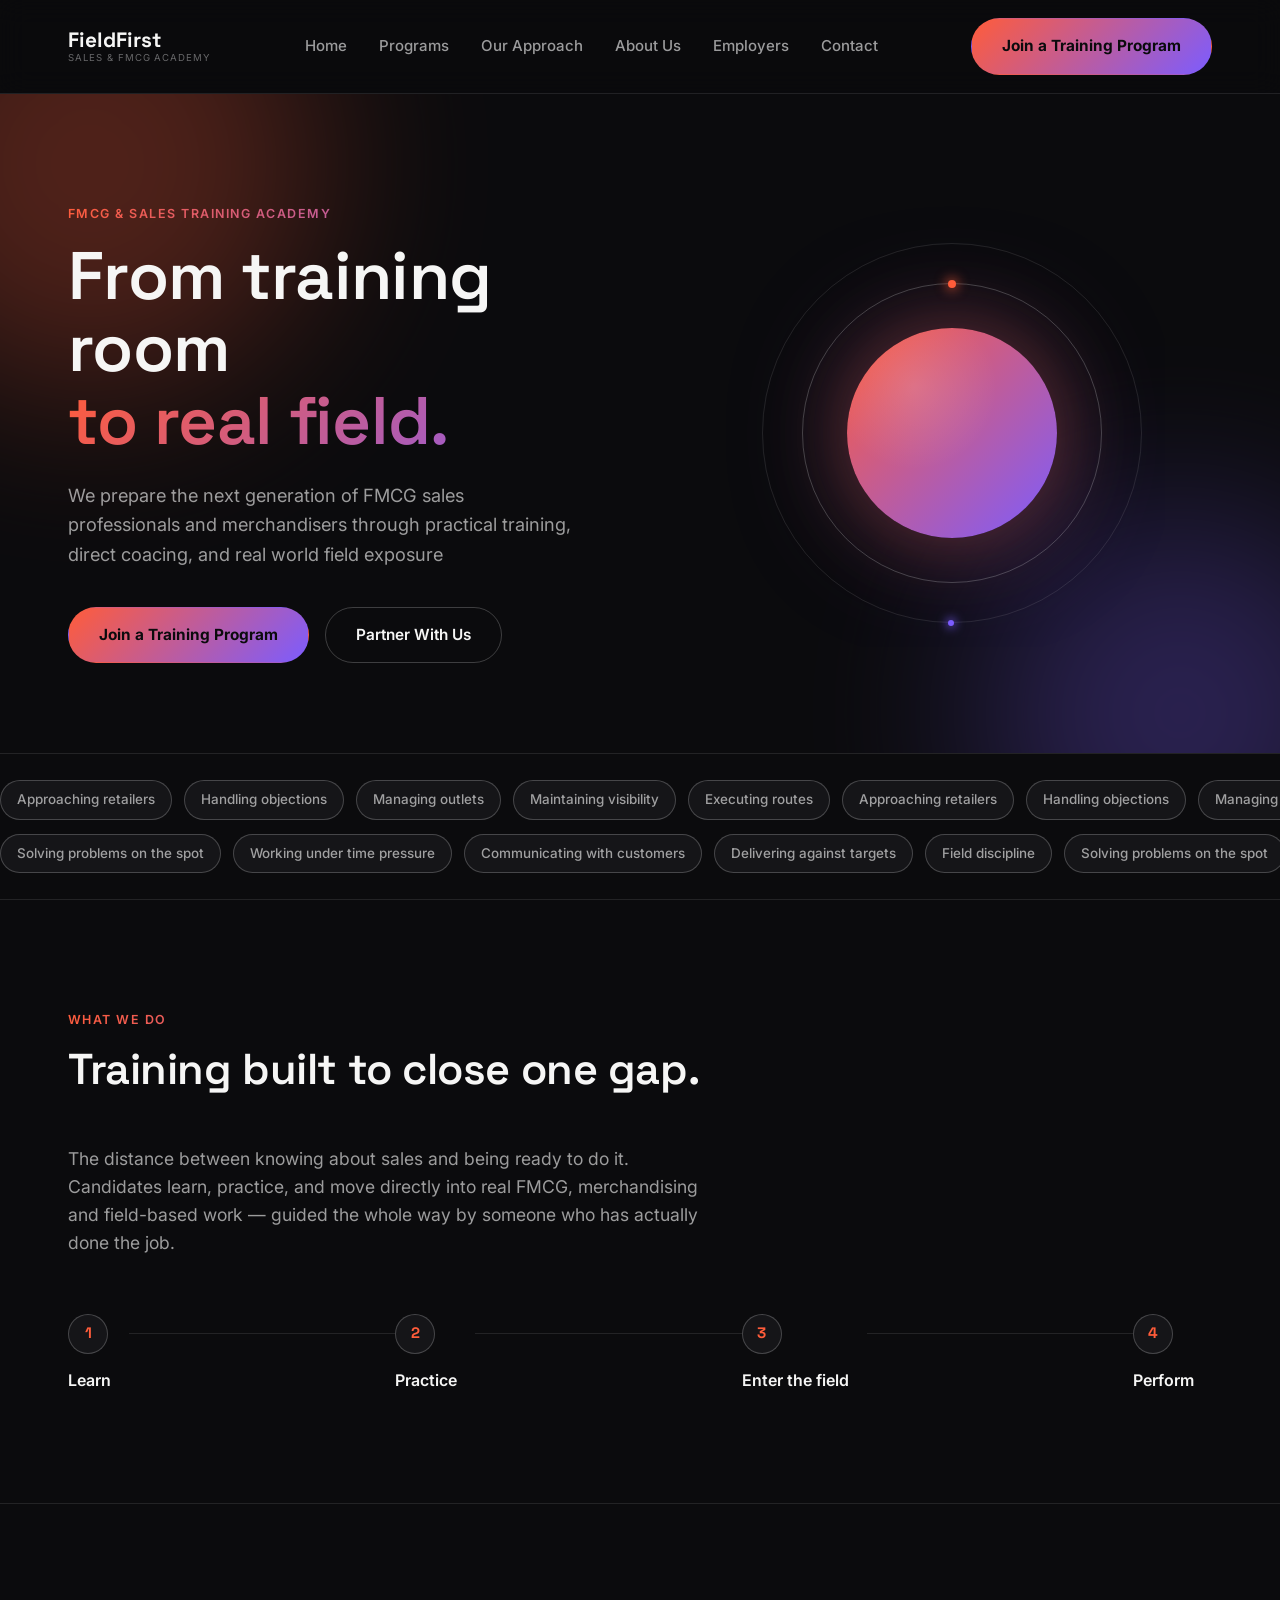
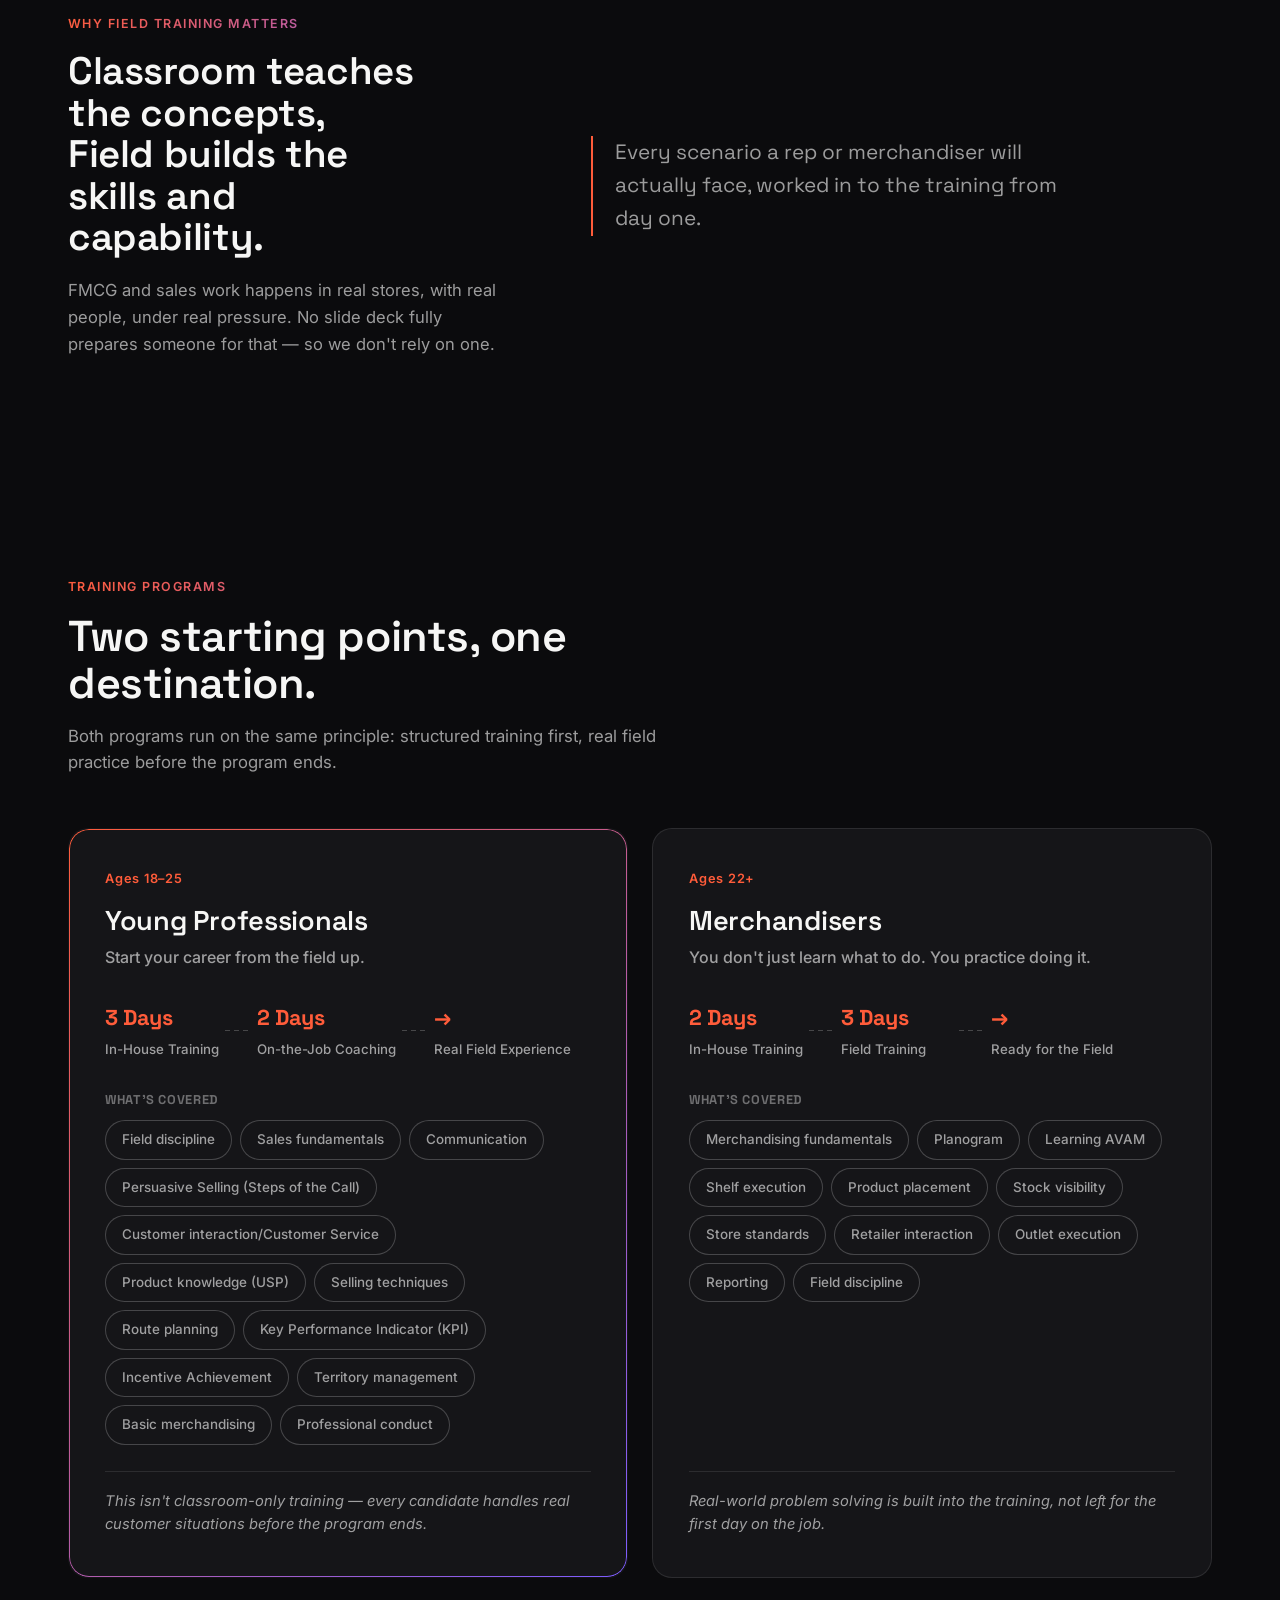
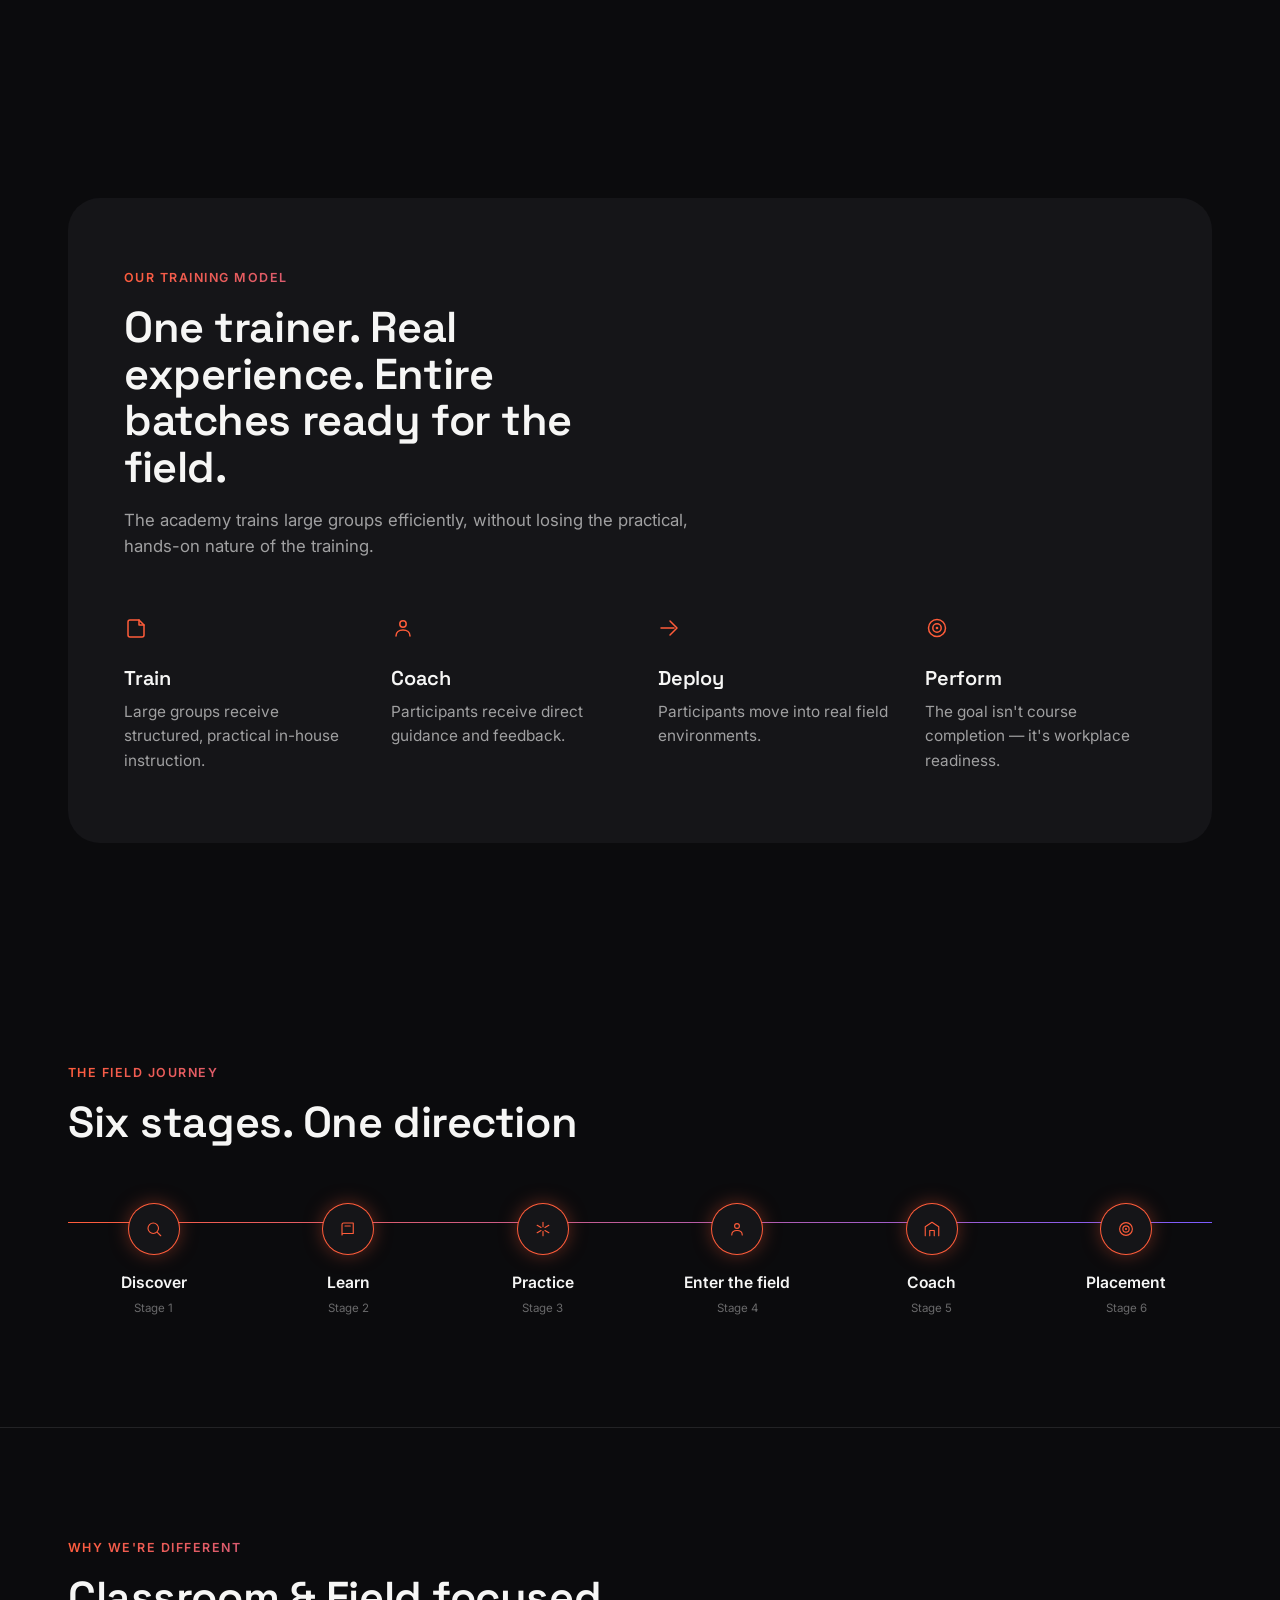
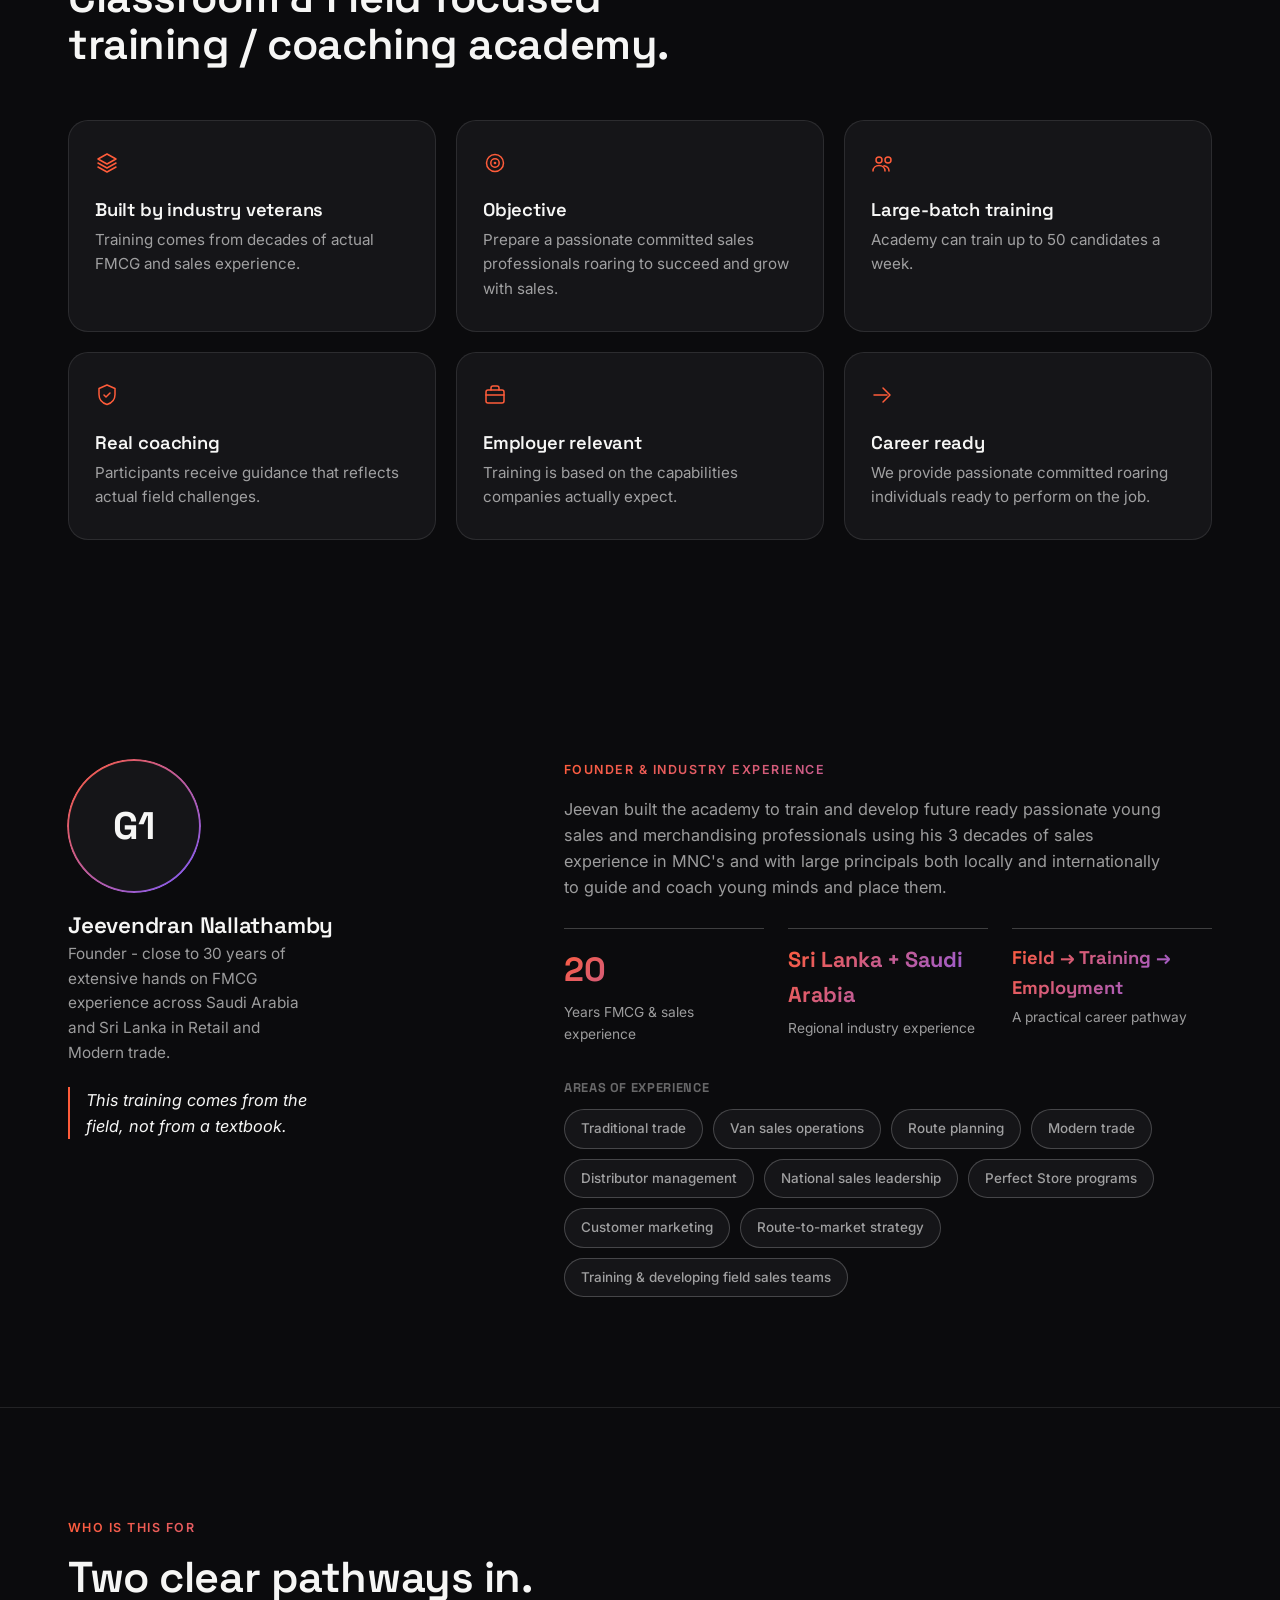
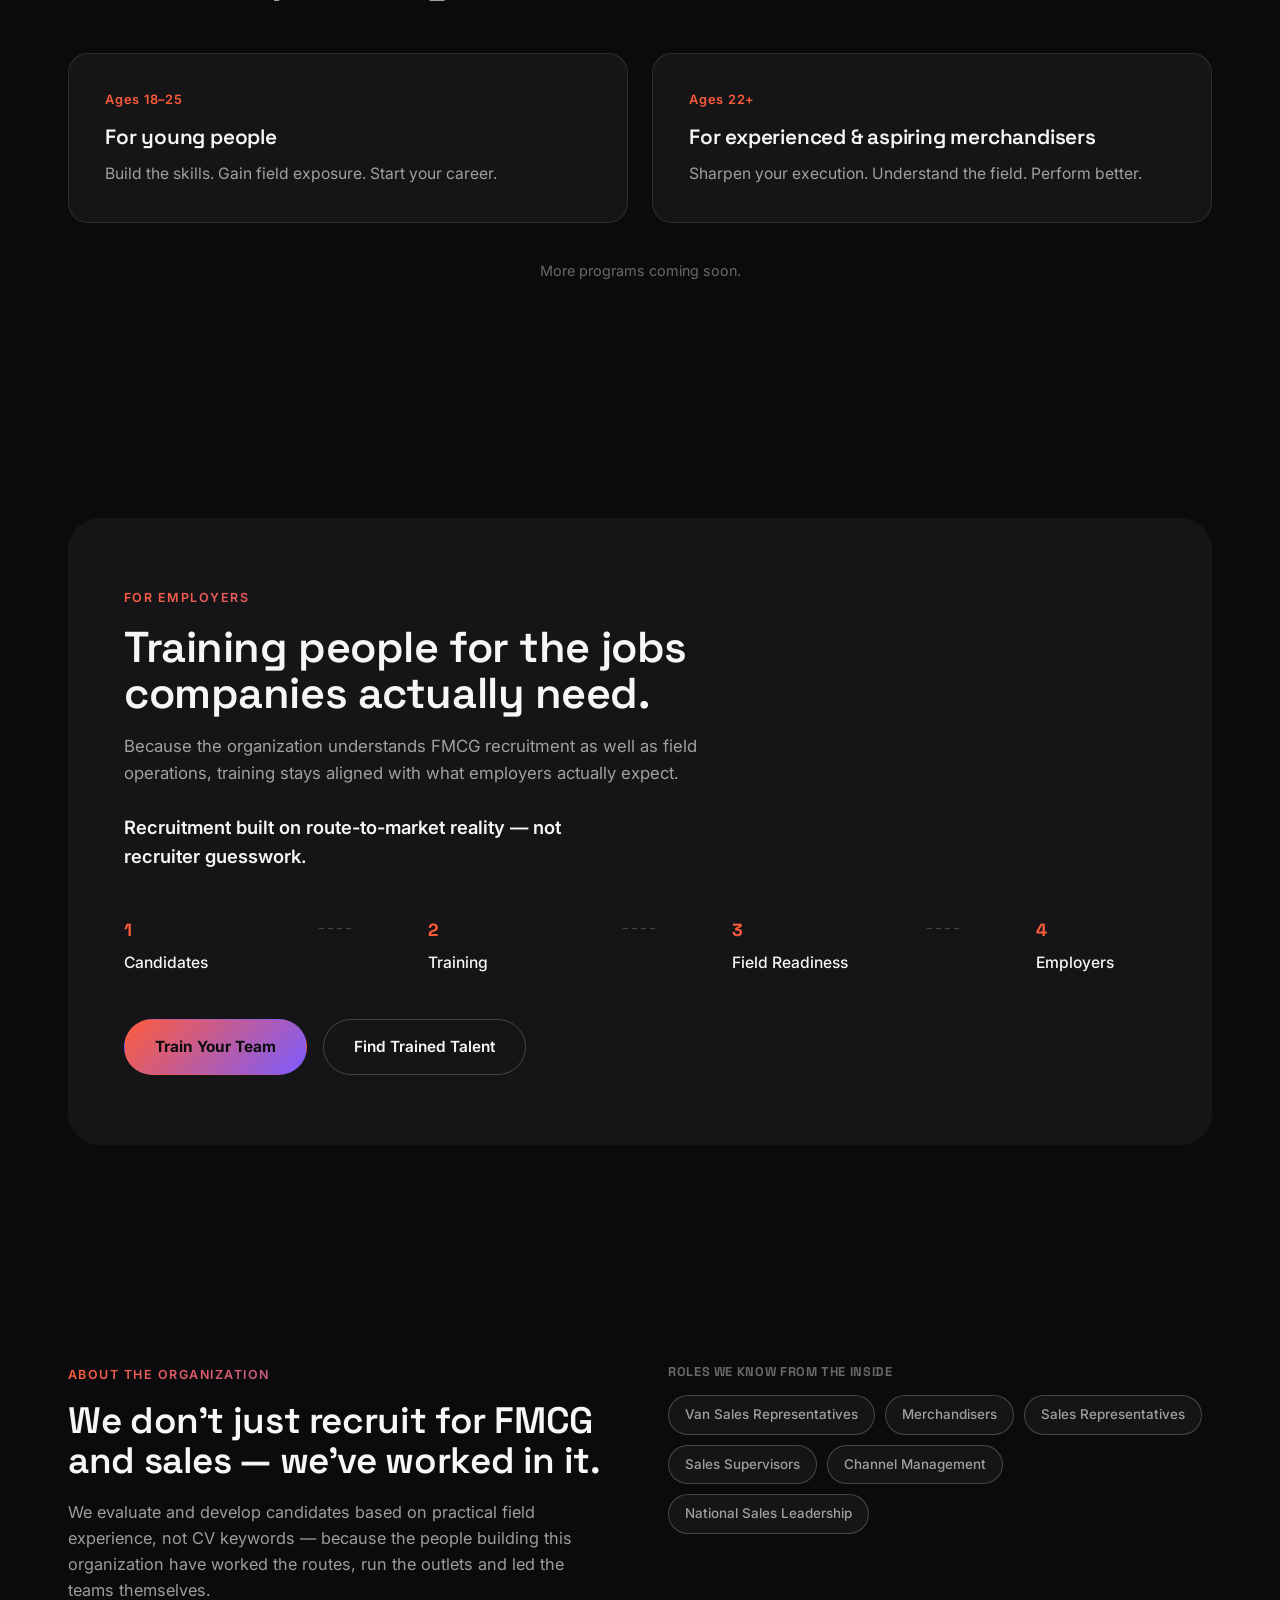
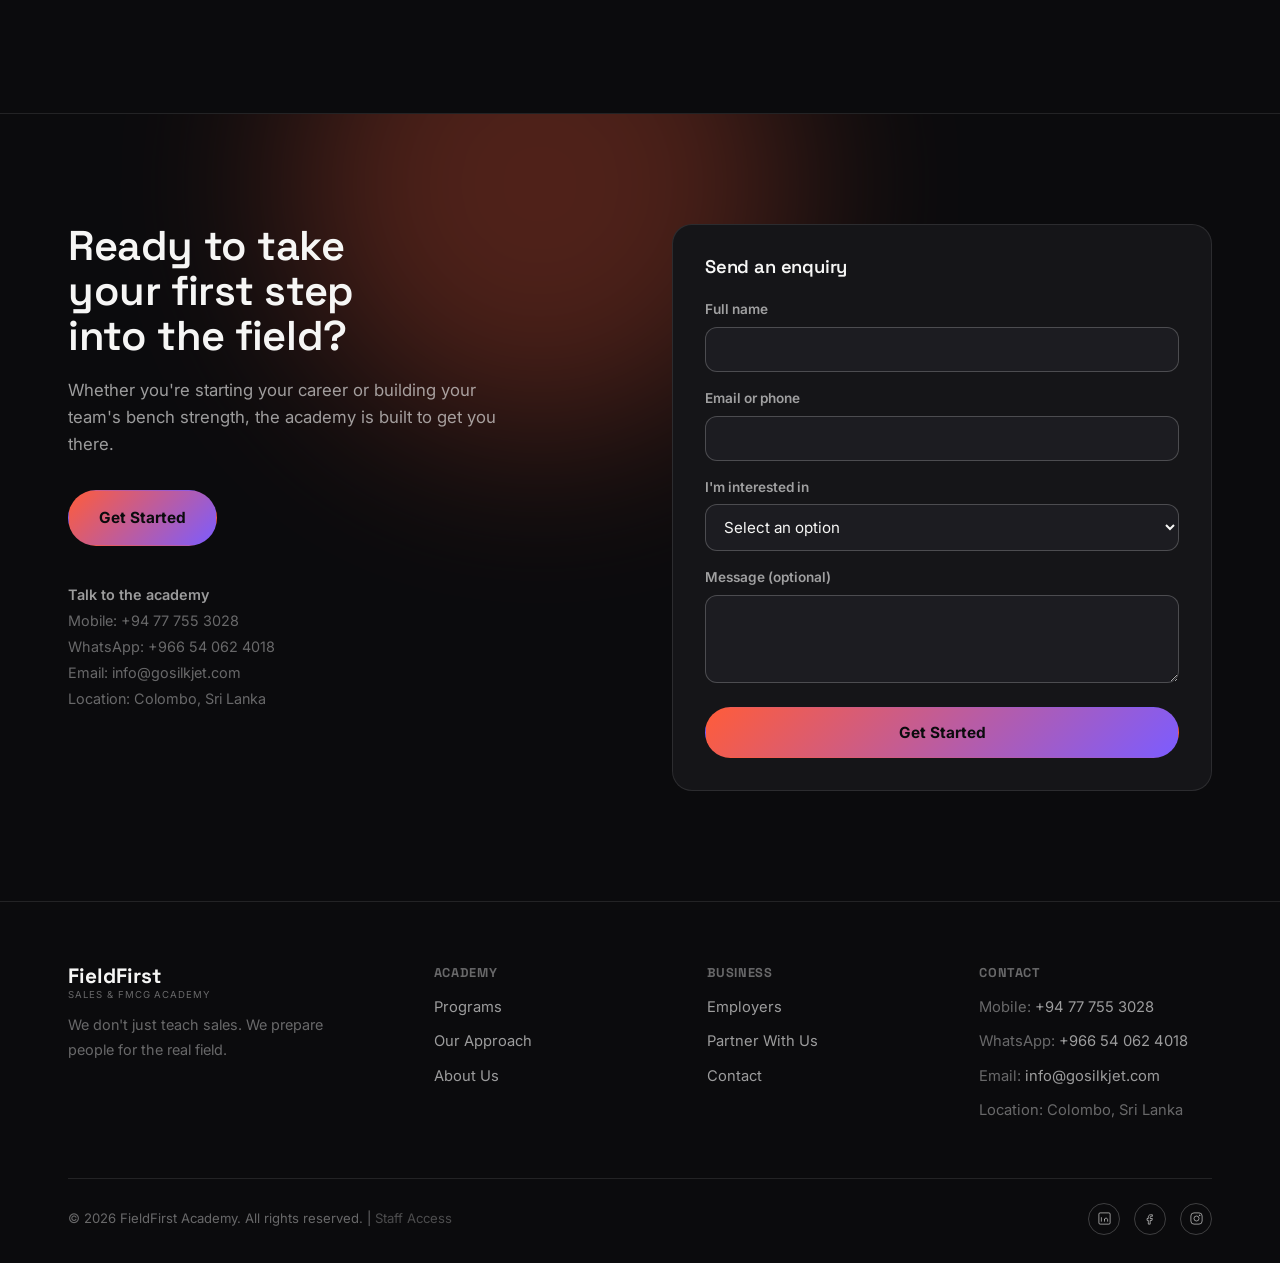
<file: index.html>
<!DOCTYPE html>
<html lang="en">
<head>
<meta charset="UTF-8">
<meta name="viewport" content="width=device-width, initial-scale=1.0">
<title>FieldFirst Academy — Training That Moves People Into The Field</title>
<meta name="description" content="FieldFirst Academy trains young professionals and merchandisers for real FMCG, sales and field-based work — through practical, industry-led training and direct field exposure.">
<meta name="theme-color" content="#0B0B0D">
<link rel="preconnect" href="https://fonts.googleapis.com">
<link rel="preconnect" href="https://fonts.gstatic.com" crossorigin>
<link href="https://fonts.googleapis.com/css2?family=Space+Grotesk:wght@500;600;700&family=Inter:wght@400;500;600;700&display=swap" rel="stylesheet">
<link rel="stylesheet" href="css/styles.css">
</head>
<body>

<!-- ============ HEADER ============ -->
<header class="site-header">
  <div class="nav-inner">
    <a href="#top" class="logo"><strong>FieldFirst</strong><span>Sales &amp; FMCG Academy</span></a>
    <nav class="nav-links" id="navLinks" aria-label="Primary">
      <a href="#top">Home</a>
      <a href="#programs">Programs</a>
      <a href="#model">Our Approach</a>
      <a href="#founder">About Us</a>
      <a href="#employers">Employers</a>
      <a href="#contact">Contact</a>
      <a href="#contact" class="btn btn-primary nav-cta-mobile">Join a Training Program</a>
    </nav>
    <div class="nav-right">
      <a href="#contact" class="btn btn-primary">Join a Training Program</a>
      <button class="nav-toggle" id="navToggle" aria-label="Open menu" aria-expanded="false" aria-controls="navLinks">
        <svg viewBox="0 0 24 24"><line x1="3" y1="6" x2="21" y2="6"/><line x1="3" y1="12" x2="21" y2="12"/><line x1="3" y1="18" x2="21" y2="18"/></svg>
      </button>
    </div>
  </div>
</header>

<main id="top">

  <!-- ============ HERO ============ -->
  <section class="hero">
    <div class="orb orb-a orb-accent orb-float" aria-hidden="true"></div>
    <div class="orb orb-b orb-accent2 orb-float" aria-hidden="true"></div>
    <div class="container hero-grid">
      <div class="hero-copy">
        <span class="eyebrow">FMCG &amp; Sales Training Academy</span>
        <h1><span>From training room</span><span>to real field.</span></h1>
        <p class="lede">We prepare the next generation of FMCG sales professionals and merchandisers through practical training, direct coacing, and real world field exposure</p>
        <div class="hero-actions">
          <a href="#contact" class="btn btn-primary">Join a Training Program</a>
          <a href="#employers" class="btn btn-outline">Partner With Us</a>
        </div>
      </div>
      <div class="hero-orb-wrap" aria-hidden="true">
        <div class="hero-ring ring-2"></div>
        <div class="hero-ring ring-1"></div>
        <div class="hero-orb-core"></div>
      </div>
    </div>
  </section>

  <!-- ============ MARQUEE ============ -->
  <div class="marquee-section">
    <div class="marquee">
      <div class="marquee-track">
        <span class="pill">Approaching retailers</span>
        <span class="pill">Handling objections</span>
        <span class="pill">Managing outlets</span>
        <span class="pill">Maintaining visibility</span>
        <span class="pill">Executing routes</span>
        <span class="pill">Approaching retailers</span>
        <span class="pill">Handling objections</span>
        <span class="pill">Managing outlets</span>
        <span class="pill">Maintaining visibility</span>
        <span class="pill">Executing routes</span>
      </div>
    </div>
    <div class="marquee reverse">
      <div class="marquee-track">
        <span class="pill">Solving problems on the spot</span>
        <span class="pill">Working under time pressure</span>
        <span class="pill">Communicating with customers</span>
        <span class="pill">Delivering against targets</span>
        <span class="pill">Field discipline</span>
        <span class="pill">Solving problems on the spot</span>
        <span class="pill">Working under time pressure</span>
        <span class="pill">Communicating with customers</span>
        <span class="pill">Delivering against targets</span>
        <span class="pill">Field discipline</span>
      </div>
    </div>
  </div>

  <!-- ============ WHAT WE DO ============ -->
  <section aria-labelledby="what-we-do-h">
    <div class="container">
      <div class="section-head" data-reveal>
        <span class="eyebrow">What we do</span>
        <h2 id="what-we-do-h">Training built to close one gap.</h2>
      </div>
      <p class="pathway-intro" data-reveal>The distance between knowing about sales and being ready to do it. Candidates learn, practice, and move directly into real FMCG, merchandising and field-based work — guided the whole way by someone who has actually done the job.</p>
      <div class="pathway-track" data-reveal>
        <div class="pathway-step"><div class="pathway-dot">1</div><strong>Learn</strong></div>
        <div class="pathway-step"><div class="pathway-dot">2</div><strong>Practice</strong></div>
        <div class="pathway-step"><div class="pathway-dot">3</div><strong>Enter the field</strong></div>
        <div class="pathway-step"><div class="pathway-dot">4</div><strong>Perform</strong></div>
      </div>
    </div>
  </section>

  <!-- ============ WHY FIELD TRAINING MATTERS ============ -->
  <section class="field-matters section-border" aria-labelledby="field-matters-h">
    <div class="container fm-grid">
      <div data-reveal>
        <span class="eyebrow">Why field training matters</span>
        <h2 id="field-matters-h">Classroom teaches the concepts, Field builds the skills and capability.</h2>
        <p class="lede">FMCG and sales work happens in real stores, with real people, under real pressure. No slide deck fully prepares someone for that — so we don't rely on one.</p>
      </div>
      <p class="fm-quote" data-reveal>Every scenario a rep or merchandiser will actually face, worked in to the training from day one.</p>
    </div>
  </section>

  <!-- ============ PROGRAMS ============ -->
  <section class="programs" id="programs" aria-labelledby="programs-h">
    <div class="container">
      <div class="section-head" data-reveal>
        <span class="eyebrow">Training programs</span>
        <h2 id="programs-h">Two starting points, one destination.</h2>
        <p>Both programs run on the same principle: structured training first, real field practice before the program ends.</p>
      </div>
      <div class="programs-grid">

        <article class="program-card featured" data-reveal>
          <span class="eyebrow-mini">Ages 18–25</span>
          <h3 class="program-title">Young Professionals</h3>
          <p class="program-tag">Start your career from the field up.</p>

          <div class="structure-track">
            <div class="structure-step"><span class="num">3 Days</span><span class="label">In-House Training</span></div>
            <span class="structure-arrow" aria-hidden="true"></span>
            <div class="structure-step"><span class="num">2 Days</span><span class="label">On-the-Job Coaching</span></div>
            <span class="structure-arrow" aria-hidden="true"></span>
            <div class="structure-step"><span class="num">→</span><span class="label">Real Field Experience</span></div>
          </div>

          <h4>What's covered</h4>
          <ul class="tag-list">
            <li class="pill">Field discipline</li>
            <li class="pill">Sales fundamentals</li>
            <li class="pill">Communication</li>
            <li class="pill">Persuasive Selling (Steps of the Call)</li>
            <li class="pill">Customer interaction/Customer Service</li>
            <li class="pill">Product knowledge (USP)</li>
            <li class="pill">Selling techniques</li>
            <li class="pill">Route planning</li>
            <li class="pill">Key Performance Indicator (KPI)</li>
            <li class="pill">Incentive Achievement</li>
            <li class="pill">Territory management</li>
            <li class="pill">Basic merchandising</li>
            <li class="pill">Professional conduct</li>
          </ul>
          <p class="program-note">This isn't classroom-only training — every candidate handles real customer situations before the program ends.</p>
        </article>

        <article class="program-card" data-reveal>
          <span class="eyebrow-mini">Ages 22+</span>
          <h3 class="program-title">Merchandisers</h3>
          <p class="program-tag">You don't just learn what to do. You practice doing it.</p>

          <div class="structure-track">
            <div class="structure-step"><span class="num">2 Days</span><span class="label">In-House Training</span></div>
            <span class="structure-arrow" aria-hidden="true"></span>
            <div class="structure-step"><span class="num">3 Days</span><span class="label">Field Training</span></div>
            <span class="structure-arrow" aria-hidden="true"></span>
            <div class="structure-step"><span class="num">→</span><span class="label">Ready for the Field</span></div>
          </div>

          <h4>What's covered</h4>
          <ul class="tag-list">
            <li class="pill">Merchandising fundamentals</li>
            <li class="pill">Planogram</li>
            <li class="pill">Learning AVAM</li>
            <li class="pill">Shelf execution</li>
            <li class="pill">Product placement</li>
            <li class="pill">Stock visibility</li>
            <li class="pill">Store standards</li>
            <li class="pill">Retailer interaction</li>
            <li class="pill">Outlet execution</li>
            <li class="pill">Reporting</li>
            <li class="pill">Field discipline</li>
          </ul>
          <p class="program-note">Real-world problem solving is built into the training, not left for the first day on the job.</p>
        </article>

      </div>
    </div>
  </section>

  <!-- ============ MODEL ============ -->
  <section class="model" id="model" aria-labelledby="model-h">
    <div class="container">
      <div class="panel">
        <div class="section-head" data-reveal style="margin-bottom:56px;">
          <span class="eyebrow">Our training model</span>
          <h2 id="model-h">One trainer. Real experience. Entire batches ready for the field.</h2>
          <p>The academy trains large groups efficiently, without losing the practical, hands-on nature of the training.</p>
        </div>
        <div class="model-steps">
          <div class="model-step" data-reveal style="--d:0">
            <svg class="icon" viewBox="0 0 24 24"><path d="M4 19V6a2 2 0 0 1 2-2h9l5 5v10a2 2 0 0 1-2 2H6a2 2 0 0 1-2-2Z"/><path d="M15 4v5h5"/></svg>
            <h3>Train</h3>
            <p>Large groups receive structured, practical in-house instruction.</p>
          </div>
          <div class="model-step" data-reveal style="--d:1">
            <svg class="icon" viewBox="0 0 24 24"><circle cx="12" cy="8" r="3.2"/><path d="M5 20c0-3.6 3-6 7-6s7 2.4 7 6"/></svg>
            <h3>Coach</h3>
            <p>Participants receive direct guidance and feedback.</p>
          </div>
          <div class="model-step" data-reveal style="--d:2">
            <svg class="icon" viewBox="0 0 24 24"><path d="M3 12h13M12 5l7 7-7 7"/></svg>
            <h3>Deploy</h3>
            <p>Participants move into real field environments.</p>
          </div>
          <div class="model-step" data-reveal style="--d:3">
            <svg class="icon" viewBox="0 0 24 24"><circle cx="12" cy="12" r="8.5"/><circle cx="12" cy="12" r="4.2"/><circle cx="12" cy="12" r="0.6" fill="currentColor"/></svg>
            <h3>Perform</h3>
            <p>The goal isn't course completion — it's workplace readiness.</p>
          </div>
        </div>
      </div>
    </div>
  </section>

  <!-- ============ JOURNEY ============ -->
  <section class="journey" aria-labelledby="journey-h">
    <div class="container">
      <div class="section-head" data-reveal>
        <span class="eyebrow">The field journey</span>
        <h2 id="journey-h">Six stages. One direction</h2>
      </div>
      <div class="journey-track" id="journeyTrack">
        <div class="journey-line-h"><div class="fill"></div></div>
        <div class="journey-line-v"><div class="fill"></div></div>

        <div class="station"><div class="station-dot"><svg class="icon" viewBox="0 0 24 24" style="width:18px;height:18px;"><circle cx="11" cy="11" r="7"/><line x1="16.5" y1="16.5" x2="21" y2="21"/></svg></div><div class="station-label">Discover</div><div class="station-num">Stage 1</div></div>
        <div class="station"><div class="station-dot"><svg class="icon" viewBox="0 0 24 24" style="width:18px;height:18px;"><path d="M4 19.5V6a2 2 0 0 1 2-2h13v14H6a2 2 0 0 0-2 2Z"/><line x1="8" y1="8" x2="15" y2="8"/></svg></div><div class="station-label">Learn</div><div class="station-num">Stage 2</div></div>
        <div class="station"><div class="station-dot"><svg class="icon" viewBox="0 0 24 24" style="width:18px;height:18px;"><path d="M12 3v6M12 15v6M4.2 7l5.2 3M14.6 14l5.2 3M4.2 17l5.2-3M14.6 10l5.2-3"/></svg></div><div class="station-label">Practice</div><div class="station-num">Stage 3</div></div>
        <div class="station"><div class="station-dot"><svg class="icon" viewBox="0 0 24 24" style="width:18px;height:18px;"><circle cx="12" cy="8" r="3.2"/><path d="M5 20c0-3.6 3-6 7-6s7 2.4 7 6"/></svg></div><div class="station-label">Enter the field</div><div class="station-num">Stage 4</div></div>
        <div class="station"><div class="station-dot"><svg class="icon" viewBox="0 0 24 24" style="width:18px;height:18px;"><path d="M3 21V9l9-6 9 6v12"/><path d="M9 21v-7h6v7"/></svg></div><div class="station-label">Coach</div><div class="station-num">Stage 5</div></div>
        <div class="station"><div class="station-dot"><svg class="icon" viewBox="0 0 24 24" style="width:18px;height:18px;"><circle cx="12" cy="12" r="8.5"/><circle cx="12" cy="12" r="4.2"/><circle cx="12" cy="12" r="0.6" fill="currentColor"/></svg></div><div class="station-label">Placement</div><div class="station-num">Stage 6</div></div>
      </div>
    </div>
  </section>

  <!-- ============ WHY DIFFERENT ============ -->
  <section class="different section-border" aria-labelledby="different-h">
    <div class="container">
      <div class="section-head" data-reveal>
        <span class="eyebrow">Why we're different</span>
        <h2 id="different-h">Classroom & Field focused training / coaching academy.</h2>
      </div>
      <div class="diff-grid">
        <div class="diff-item" data-reveal style="--d:0">
          <svg class="icon" viewBox="0 0 24 24"><path d="M12 3 3 8l9 5 9-5-9-5Z"/><path d="M3 12l9 5 9-5"/><path d="M3 16l9 5 9-5"/></svg>
          <h3>Built by industry veterans</h3>
          <p>Training comes from decades of actual FMCG and sales experience.</p>
        </div>
        <div class="diff-item" data-reveal style="--d:1">
          <svg class="icon" viewBox="0 0 24 24"><circle cx="12" cy="12" r="8.5"/><circle cx="12" cy="12" r="4.2"/><circle cx="12" cy="12" r="0.6" fill="currentColor"/></svg>
          <h3>Objective</h3>
          <p>Prepare a passionate committed sales professionals roaring to succeed and grow with sales.</p>
        </div>
        <div class="diff-item" data-reveal style="--d:2">
          <svg class="icon" viewBox="0 0 24 24"><circle cx="8" cy="9" r="3"/><circle cx="17" cy="9" r="3"/><path d="M2 20c0-3.3 2.7-5.5 6-5.5s6 2.2 6 5.5M13 14.7c2.8.4 5 2.4 5 5.3"/></svg>
          <h3>Large-batch training</h3>
          <p>Academy can train up to 50 candidates a week.</p>
        </div>
        <div class="diff-item" data-reveal style="--d:0">
          <svg class="icon" viewBox="0 0 24 24"><path d="M12 2 4 5.5v6c0 5 3.4 8.6 8 10 4.6-1.4 8-5 8-10v-6L12 2Z"/><path d="M9 12l2 2 4-4"/></svg>
          <h3>Real coaching</h3>
          <p>Participants receive guidance that reflects actual field challenges.</p>
        </div>
        <div class="diff-item" data-reveal style="--d:1">
          <svg class="icon" viewBox="0 0 24 24"><rect x="3" y="7" width="18" height="13" rx="2"/><path d="M8 7V5a2 2 0 0 1 2-2h4a2 2 0 0 1 2 2v2"/><line x1="3" y1="12" x2="21" y2="12"/></svg>
          <h3>Employer relevant</h3>
          <p>Training is based on the capabilities companies actually expect.</p>
        </div>
        <div class="diff-item" data-reveal style="--d:2">
          <svg class="icon" viewBox="0 0 24 24"><path d="M3 12h13M12 5l7 7-7 7"/></svg>
          <h3>Career ready</h3>
          <p>We provide passionate committed roaring individuals ready to perform on the job.</p>
        </div>
      </div>
    </div>
  </section>

  <!-- ============ FOUNDER ============ -->
  <section class="founder" id="founder" aria-labelledby="founder-h">
    <div class="container founder-grid">
      <div class="founder-portrait" data-reveal>
        <div class="monogram">G1</div>
        <h3>Jeevendran Nallathamby</h3>
        <p class="role">Founder - close to 30 years of extensive hands on FMCG experience across Saudi Arabia and Sri Lanka in Retail and Modern trade.</p>
        <p class="founder-quote">This training comes from the field, not from a textbook.</p>
      </div>
      <div class="founder-bio" data-reveal>
        <span class="eyebrow">Founder &amp; industry experience</span>
        <!-- <h2 id="founder-h" style="font-size:clamp(1.7rem,2.8vw,2.2rem);margin-bottom:20px;">Nearly three decades of running the field, not describing it.</h2> -->
        <p>Jeevan built the academy to train and develop future ready passionate young sales and merchandising professionals using his 3 decades of sales experience in MNC's and with large principals both locally and internationally to guide and coach young minds and place them.</p>

        <div class="founder-stats">
          <div class="stat-block"><div class="num" data-count-to="30">0</div><div class="label">Years FMCG &amp; sales experience</div></div>
          <div class="stat-block"><div class="num" style="font-size:1.35rem;">Sri Lanka + Saudi Arabia</div><div class="label">Regional industry experience</div></div>
          <div class="stat-block"><div class="num" style="font-size:1.15rem;">Field → Training → Employment</div><div class="label">A practical career pathway</div></div>
        </div>

        <h4>Areas of experience</h4>
        <ul class="pill-row">
          <li class="pill">Traditional trade</li>
          <li class="pill">Van sales operations</li>
          <li class="pill">Route planning</li>
          <li class="pill">Modern trade</li>
          <li class="pill">Distributor management</li>
          <li class="pill">National sales leadership</li>
          <li class="pill">Perfect Store programs</li>
          <li class="pill">Customer marketing</li>
          <li class="pill">Route-to-market strategy</li>
          <li class="pill">Training &amp; developing field sales teams</li>
        </ul>
      </div>
    </div>
  </section>

  <!-- ============ WHO FOR ============ -->
  <section class="who-for section-border" aria-labelledby="who-for-h">
    <div class="container">
      <div class="section-head" data-reveal>
        <span class="eyebrow">Who is this for</span>
        <h2 id="who-for-h">Two clear pathways in.</h2>
      </div>
      <div class="who-grid">
        <div class="who-card" data-reveal style="--d:0">
          <span class="eyebrow-mini">Ages 18–25</span>
          <h3>For young people</h3>
          <p>Build the skills. Gain field exposure. Start your career.</p>
        </div>
        <div class="who-card" data-reveal style="--d:1">
          <span class="eyebrow-mini">Ages 22+</span>
          <h3>For experienced &amp; aspiring merchandisers</h3>
          <p>Sharpen your execution. Understand the field. Perform better.</p>
        </div>
      </div>
      <p class="more-programs">More programs coming soon.</p>
    </div>
  </section>

  <!-- ============ EMPLOYERS ============ -->
  <section class="employers" id="employers" aria-labelledby="employers-h">
    <div class="container">
      <div class="panel">
        <div class="section-head" data-reveal style="margin-bottom:0;">
          <span class="eyebrow">For employers</span>
          <h2 id="employers-h">Training people for the jobs companies actually need.</h2>
          <p>Because the organization understands FMCG recruitment as well as field operations, training stays aligned with what employers actually expect.</p>
        </div>
        <p class="emp-quote" data-reveal>Recruitment built on route-to-market reality — not recruiter guesswork.</p>

        <div class="emp-track" data-reveal>
          <div class="emp-step"><div class="n">1</div><div class="t">Candidates</div></div>
          <span class="emp-arrow" aria-hidden="true"></span>
          <div class="emp-step"><div class="n">2</div><div class="t">Training</div></div>
          <span class="emp-arrow" aria-hidden="true"></span>
          <div class="emp-step"><div class="n">3</div><div class="t">Field Readiness</div></div>
          <span class="emp-arrow" aria-hidden="true"></span>
          <div class="emp-step"><div class="n">4</div><div class="t">Employers</div></div>
        </div>

        <div class="emp-ctas" data-reveal>
          <a href="#contact" class="btn btn-primary">Train Your Team</a>
          <a href="#contact" class="btn btn-outline">Find Trained Talent</a>
        </div>
      </div>
    </div>
  </section>

  <!-- ============ ABOUT ORG ============ -->
  <section class="about-org" aria-labelledby="about-org-h">
    <div class="container about-grid">
      <div data-reveal>
        <span class="eyebrow">About the organization</span>
        <h2 id="about-org-h">We don't just recruit for FMCG and sales — we've worked in it.</h2>
        <p class="lede">We evaluate and develop candidates based on practical field experience, not CV keywords — because the people building this organization have worked the routes, run the outlets and led the teams themselves.</p>
      </div>
      <div data-reveal>
        <h4 style="font-size:0.8rem;font-weight:700;text-transform:uppercase;letter-spacing:0.05em;color:var(--ink-faint);margin-bottom:16px;">Roles we know from the inside</h4>
        <ul class="pill-row">
          <li class="pill">Van Sales Representatives</li>
          <li class="pill">Merchandisers</li>
          <li class="pill">Sales Representatives</li>
          <li class="pill">Sales Supervisors</li>
          <li class="pill">Channel Management</li>
          <li class="pill">National Sales Leadership</li>
        </ul>
      </div>
    </div>
  </section>

  <!-- ============ FINAL CTA / CONTACT ============ -->
  <section class="final-cta section-border" id="contact" aria-labelledby="final-cta-h">
    <div class="orb orb-a orb-accent orb-float" aria-hidden="true"></div>
    <div class="container cta-grid">
      <div class="cta-copy" data-reveal>
        <h2 id="final-cta-h">Ready to take your first step into the field?</h2>
        <p>Whether you're starting your career or building your team's bench strength, the academy is built to get you there.</p>
        <a href="#enquiryForm" class="btn btn-primary">Get Started</a>
        <div class="contact-placeholder">
          <strong>Talk to the academy</strong>
          Mobile: <a href="tel:+94777553028">+94 77 755 3028</a><br>
          WhatsApp: <a href="https://wa.me/966540624018" target="_blank" rel="noopener noreferrer">+966 54 062 4018</a><br>
          Email: <a href="mailto:info@gosilkjet.com">info@gosilkjet.com</a><br>
          Location: Colombo, Sri Lanka
        </div>
      </div>

      <div class="enquiry-form" id="enquiryForm" data-reveal>
        <div id="formDefault">
          <h3>Send an enquiry</h3>
          <form id="contactForm" novalidate>
            <div class="form-row" data-field="name">
              <label for="fname">Full name</label>
              <input type="text" id="fname" name="name" required>
              <span class="form-error">Please enter your name.</span>
            </div>
            <div class="form-row" data-field="contact">
              <label for="fcontact">Email or phone</label>
              <input type="text" id="fcontact" name="contact" required>
              <span class="form-error">Please enter an email or phone number.</span>
            </div>
            <div class="form-row" data-field="interest">
              <label for="finterest">I'm interested in</label>
              <select id="finterest" name="interest" required>
                <option value="">Select an option</option>
                <option>Sales Professionals Program</option>
                <option>Merchandiser Program</option>
                <option>Employer Partnership</option>
                <option>Something else</option>
              </select>
              <span class="form-error">Please select an option.</span>
            </div>
            <div class="form-row" data-field="message">
              <label for="fmessage">Message (optional)</label>
              <textarea id="fmessage" name="message"></textarea>
            </div>
            <button type="submit" class="btn btn-primary btn-block">Get Started</button>
          </form>
        </div>
        <div class="form-success" id="formSuccess">
          <svg viewBox="0 0 24 24" fill="none" stroke-width="1.5" stroke-linecap="round" stroke-linejoin="round"><circle cx="12" cy="12" r="9.5"/><path d="M8 12.5l2.5 2.5L16 9.5"/></svg>
          <h3>Thanks — that's been sent.</h3>
          <p>Someone from the academy will get back to you shortly.</p>
          <button type="button" id="resetForm">Send another enquiry</button>
        </div>
      </div>
    </div>
  </section>

</main>

<!-- ============ FOOTER ============ -->
<footer class="site-footer">
  <div class="container">
    <div class="footer-grid">
      <div class="footer-brand">
        <a href="#top" class="logo"><strong>FieldFirst</strong><span>Sales &amp; FMCG Academy</span></a>
        <p>We don't just teach sales. We prepare people for the real field.</p>
      </div>
      <div class="footer-col">
        <h4>Academy</h4>
        <ul>
          <li><a href="#programs">Programs</a></li>
          <li><a href="#model">Our Approach</a></li>
          <li><a href="#founder">About Us</a></li>
        </ul>
      </div>
      <div class="footer-col">
        <h4>Business</h4>
        <ul>
          <li><a href="#employers">Employers</a></li>
          <li><a href="#contact">Partner With Us</a></li>
          <li><a href="#contact">Contact</a></li>
        </ul>
      </div>
      <div class="footer-col">
        <h4>Contact</h4>
        <ul>
          <li>Mobile: <a href="tel:+94777553028">+94 77 755 3028</a></li>
          <li>WhatsApp: <a href="https://wa.me/966540624018" target="_blank" rel="noopener noreferrer">+966 54 062 4018</a></li>
          <li>Email: <a href="mailto:info@gosilkjet.com">info@gosilkjet.com</a></li>
          <li>Location: Colombo, Sri Lanka</li>
        </ul>
      </div>
    </div>
    <div class="footer-bottom">
      <span>© 2026 FieldFirst Academy. All rights reserved. | <a href="screening/" style="color:inherit; text-decoration:none; opacity:0.7;">Staff Access</a></span>
      <div class="social-links">
        <a href="#" aria-label="LinkedIn"><svg viewBox="0 0 24 24"><rect x="3" y="3" width="18" height="18" rx="2"/><line x1="7" y1="10" x2="7" y2="17"/><line x1="7" y1="7" x2="7" y2="7.01"/><line x1="12" y1="17" x2="12" y2="12.5"/><path d="M12 14c0-1.7 1.3-2.5 2.6-2.5S17 12.3 17 14v3"/></svg></a>
        <a href="#" aria-label="Facebook"><svg viewBox="0 0 24 24"><path d="M15 8.5h-2c-.9 0-1.5.6-1.5 1.5v2h3.4l-.5 3h-2.9V21h-3v-6h-2v-3h2V9.8c0-2.3 1.4-3.8 3.7-3.8H15v2.5Z"/></svg></a>
        <a href="#" aria-label="Instagram"><svg viewBox="0 0 24 24"><rect x="3" y="3" width="18" height="18" rx="5"/><circle cx="12" cy="12" r="4"/><circle cx="17.2" cy="6.8" r="0.6" fill="currentColor"/></svg></a>
      </div>
    </div>
  </div>
</footer>

<script src="js/script.js"></script>
</body>
</html>
</file>
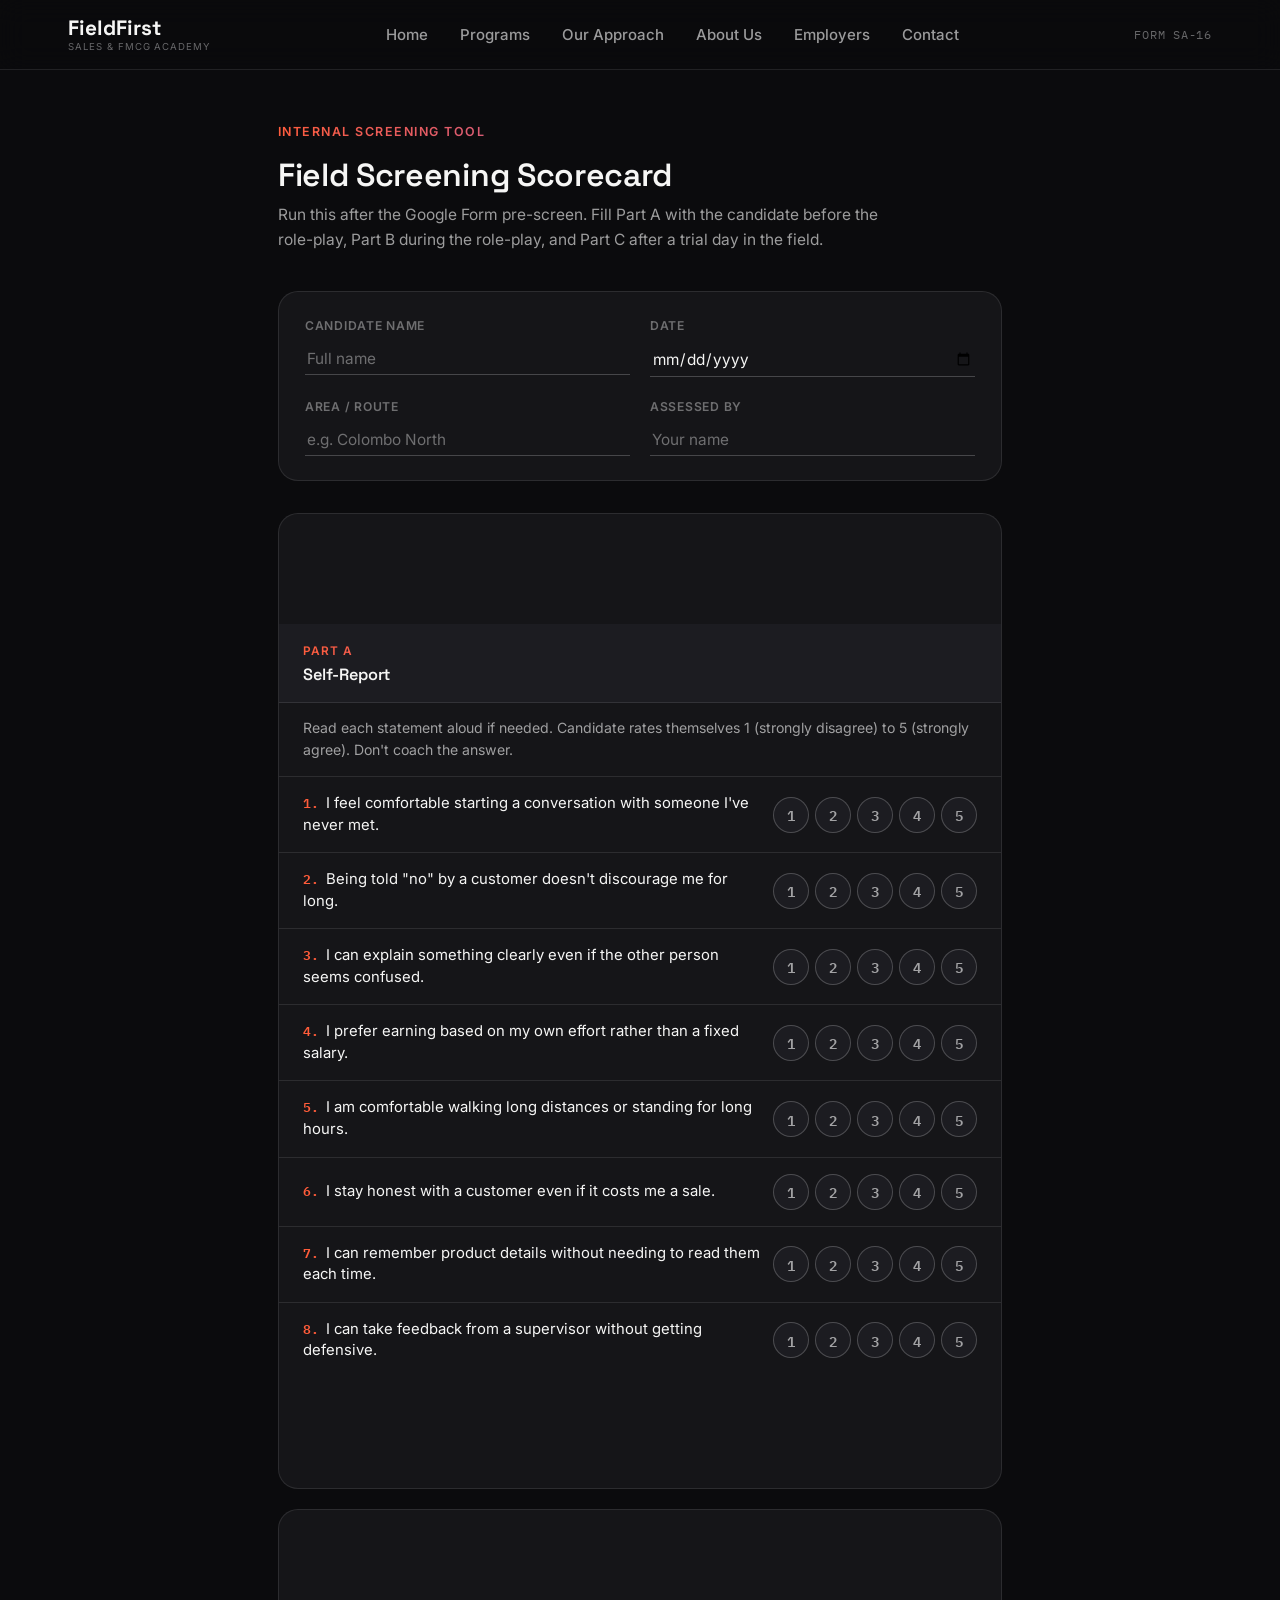
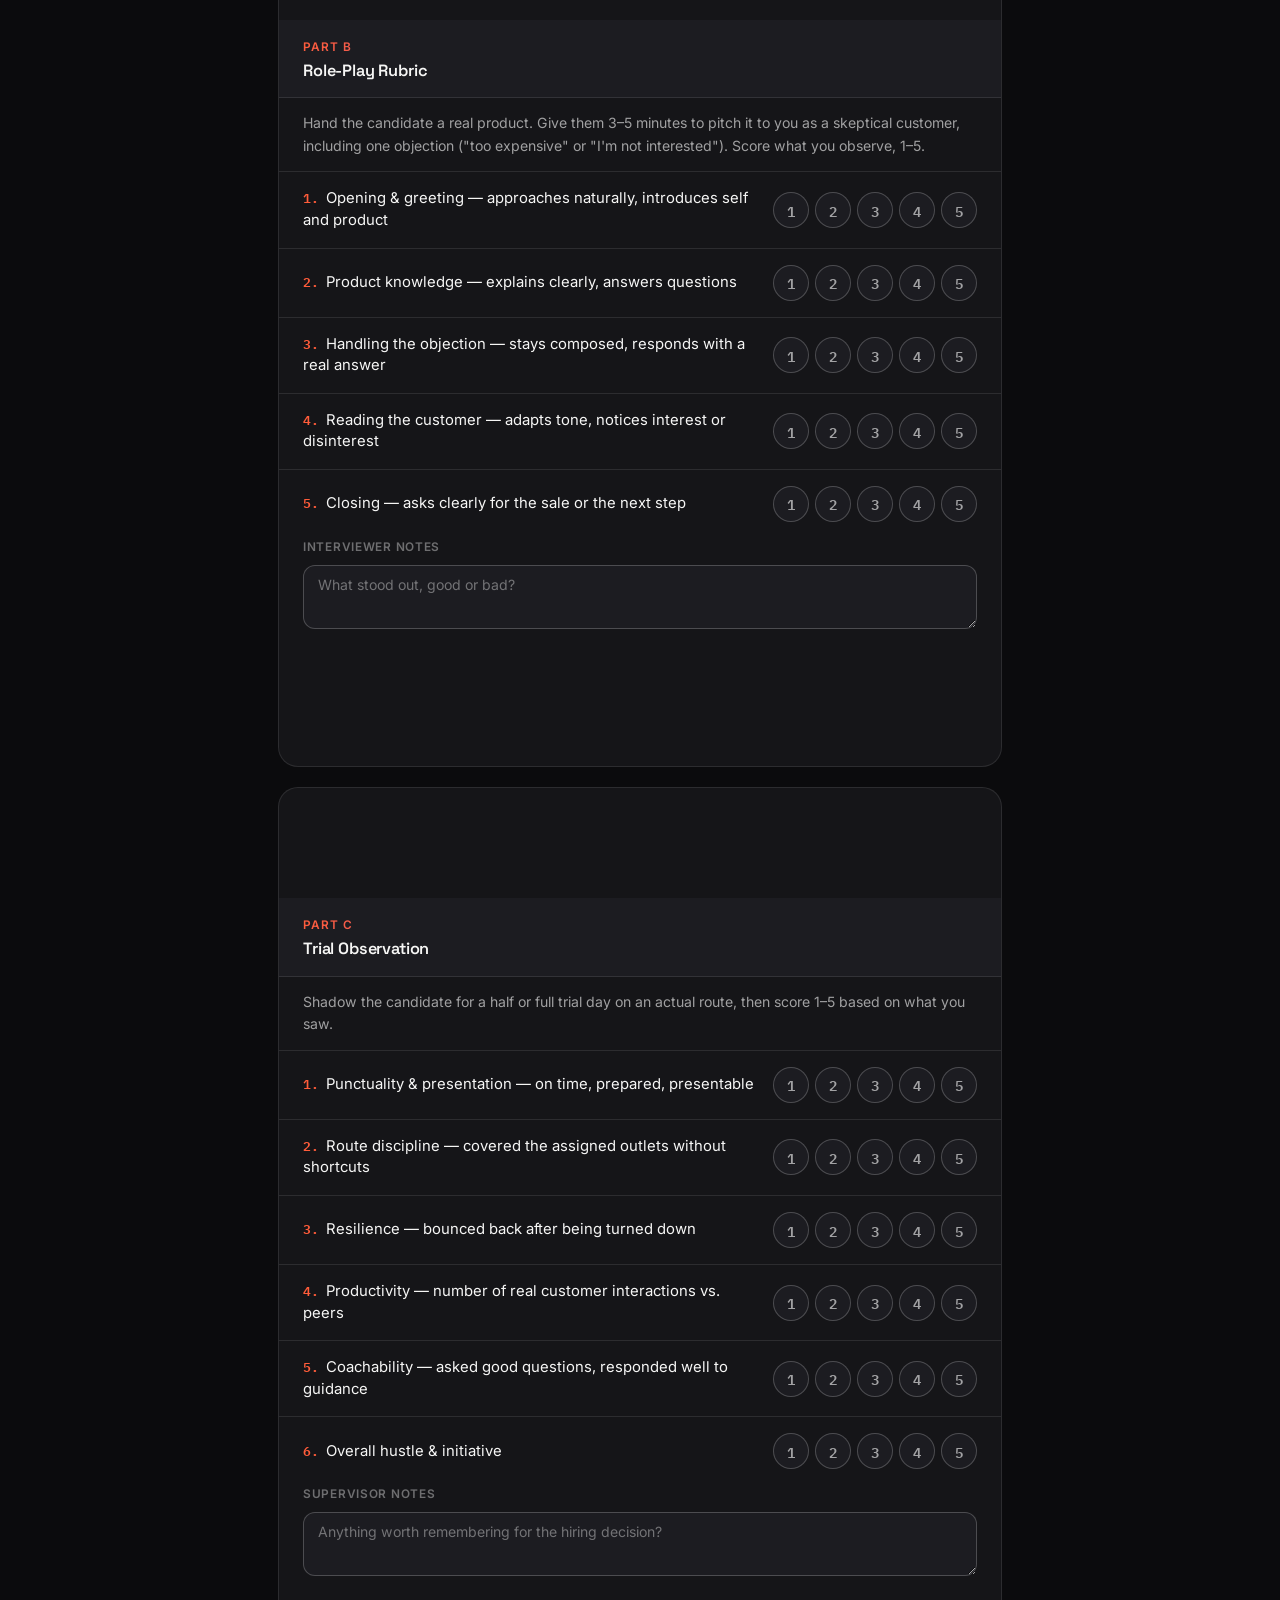
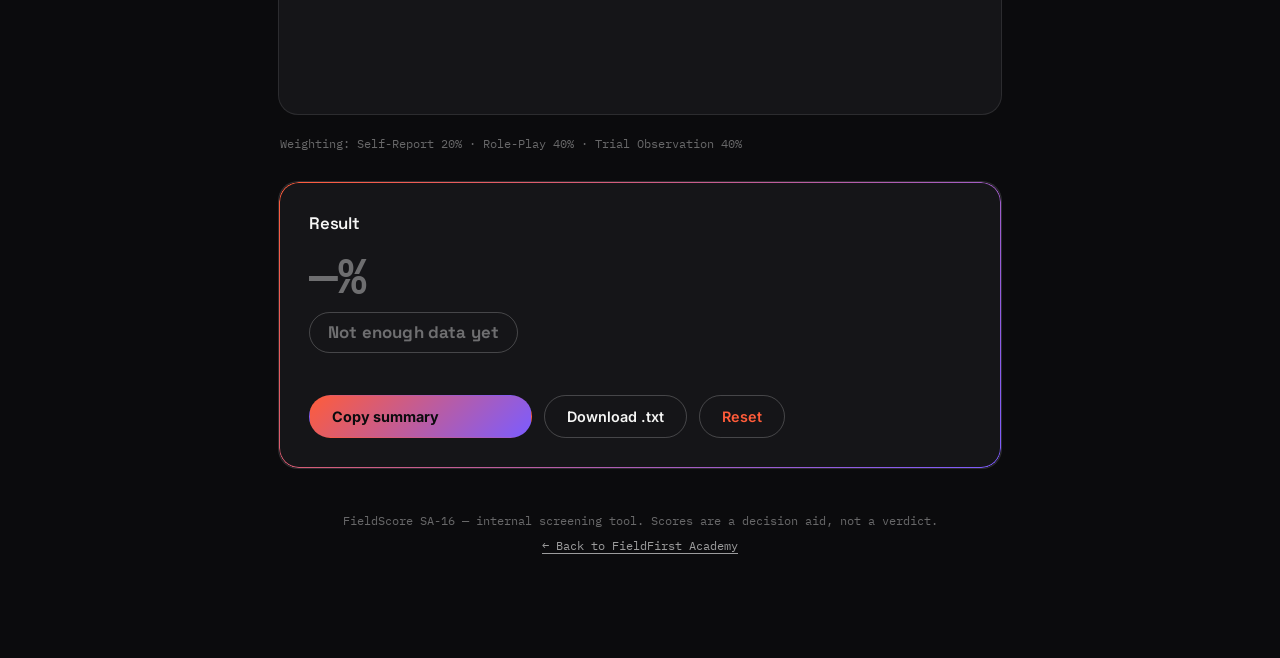
<file: screening/index.html>
<!DOCTYPE html>
<html lang="en">
<head>
<meta charset="UTF-8">
<meta name="viewport" content="width=device-width, initial-scale=1.0">
<title>FieldScore SA-16 — FieldFirst Academy</title>
<meta name="robots" content="noindex">
<link rel="preconnect" href="https://fonts.googleapis.com">
<link rel="preconnect" href="https://fonts.gstatic.com" crossorigin>
<link href="https://fonts.googleapis.com/css2?family=Space+Grotesk:wght@500;600;700&family=Inter:wght@400;500;600;700&family=IBM+Plex+Mono:wght@500;600&display=swap" rel="stylesheet">
<link rel="stylesheet" href="../css/styles.css">
<style>
/* ============================================================
   Screening page — scoped additions only.
   Tokens, buttons, nav come from ../css/styles.css
   ============================================================ */

.screen-wrap {
  max-width: 780px;
  margin: 0 auto;
  padding: 52px 28px 100px;
}

/* Page header */
.screen-header { margin-bottom: 38px; }
.screen-header h1 { font-size: clamp(1.6rem, 3vw, 2rem); margin-bottom: 10px; }
.screen-header p { font-size: 0.97rem; color: var(--ink-soft); max-width: 60ch; line-height: 1.6; }

/* Intake */
.intake {
  display: grid;
  grid-template-columns: 1fr 1fr;
  gap: 20px;
  background: var(--bg-elev);
  border: 1px solid var(--line);
  border-radius: var(--radius-lg);
  padding: 24px 26px;
  margin-bottom: 32px;
}
@media (max-width: 520px) { .intake { grid-template-columns: 1fr; } }

.intake-field label {
  display: block;
  font-size: 0.76rem;
  font-weight: 600;
  text-transform: uppercase;
  letter-spacing: 0.06em;
  color: var(--ink-faint);
  margin-bottom: 8px;
}
.intake-field input {
  width: 100%;
  background: transparent;
  border: none;
  border-bottom: 1px solid var(--line-strong);
  color: var(--ink);
  font-family: 'Inter', sans-serif;
  font-size: 0.96rem;
  padding: 6px 2px;
  transition: border-color 0.2s;
}
.intake-field input:focus { outline: none; border-bottom-color: var(--accent); }
.intake-field input::placeholder { color: var(--ink-faint); }

/* Part sections */
.part {
  background: var(--bg-elev);
  border: 1px solid var(--line);
  border-radius: var(--radius-lg);
  margin-bottom: 20px;
  overflow: hidden;
}
.part-head {
  padding: 18px 24px;
  border-bottom: 1px solid var(--line);
  background: var(--bg-elev-2);
}
.part-meta {
  font-size: 0.74rem;
  font-weight: 600;
  text-transform: uppercase;
  letter-spacing: 0.08em;
  background: var(--grad);
  -webkit-background-clip: text;
  background-clip: text;
  color: transparent;
  margin-bottom: 5px;
}
.part-head h2 { font-size: 1.02rem; font-weight: 600; color: var(--ink); }

.part-instructions {
  padding: 14px 24px;
  font-size: 0.88rem;
  color: var(--ink-soft);
  line-height: 1.6;
  border-bottom: 1px solid var(--line);
}

/* Score items */
.item {
  display: flex;
  flex-wrap: wrap;
  justify-content: space-between;
  align-items: center;
  gap: 12px;
  padding: 16px 24px;
  border-bottom: 1px solid var(--line);
}
.item:last-of-type { border-bottom: none; }

.item-q { flex: 1 1 260px; font-size: 0.93rem; color: var(--ink); line-height: 1.45; }
.item-q .n {
  font-family: 'IBM Plex Mono', monospace;
  font-weight: 600;
  font-size: 0.82rem;
  color: var(--accent);
  margin-right: 7px;
}

/* Scale buttons */
.scale { display: flex; gap: 6px; }
.scale button {
  width: 36px;
  height: 36px;
  border: 1px solid var(--line-strong);
  background: var(--bg-elev-2);
  color: var(--ink-soft);
  font-family: 'IBM Plex Mono', monospace;
  font-weight: 600;
  font-size: 0.9rem;
  border-radius: var(--radius-full);
  cursor: pointer;
  transition: transform 0.15s var(--ease), background 0.15s var(--ease),
              color 0.15s var(--ease), border-color 0.15s var(--ease);
}
.scale button:hover { transform: translateY(-2px); border-color: var(--accent); color: var(--accent); }
.scale button.sel { background: var(--grad); border-color: transparent; color: #0B0B0D; font-weight: 700; }

/* Notes */
.notes-wrap { padding: 0 24px 20px; }
.notes-label {
  font-size: 0.74rem;
  font-weight: 600;
  text-transform: uppercase;
  letter-spacing: 0.06em;
  color: var(--ink-faint);
  margin-bottom: 8px;
  display: block;
}
.notes-wrap textarea {
  width: 100%;
  background: var(--bg-elev-2);
  border: 1px solid var(--line-strong);
  border-radius: var(--radius-md);
  color: var(--ink);
  font-family: 'Inter', sans-serif;
  font-size: 0.88rem;
  padding: 10px 14px;
  min-height: 64px;
  resize: vertical;
  transition: border-color 0.2s;
}
.notes-wrap textarea:focus { outline: none; border-color: var(--accent); }
.notes-wrap textarea::placeholder { color: var(--ink-faint); }

/* Weight footnote */
.weight-note {
  font-family: 'IBM Plex Mono', monospace;
  font-size: 0.72rem;
  color: var(--ink-faint);
  margin-bottom: 28px;
  padding: 0 2px;
}

/* Result card */
.result {
  background: var(--bg-elev);
  border: 1px solid var(--line);
  border-radius: var(--radius-lg);
  padding: 32px 30px 30px;
  position: relative;
  overflow: hidden;
}
.result::before {
  content: '';
  position: absolute;
  inset: 0;
  border-radius: inherit;
  padding: 1px;
  background: var(--grad);
  -webkit-mask: linear-gradient(#fff 0 0) content-box, linear-gradient(#fff 0 0);
  -webkit-mask-composite: xor;
  mask-composite: exclude;
  pointer-events: none;
}
.result h2 { font-size: 1.05rem; margin-bottom: 18px; color: var(--ink); }
.result .pct {
  font-family: 'IBM Plex Mono', monospace;
  font-weight: 600;
  font-size: 3rem;
  line-height: 1;
  background: var(--grad);
  -webkit-background-clip: text;
  background-clip: text;
  color: transparent;
  margin-bottom: 14px;
}
.result .pct.empty {
  background: none;
  -webkit-background-clip: unset;
  background-clip: unset;
  color: var(--ink-faint);
}
.result .band {
  display: inline-block;
  font-family: 'Space Grotesk', sans-serif;
  font-weight: 700;
  font-size: 1.05rem;
  padding: 6px 18px;
  border-radius: var(--radius-full);
  border: 1.5px solid currentColor;
  letter-spacing: 0.01em;
  margin-bottom: 18px;
}
.result .breakdown {
  font-family: 'IBM Plex Mono', monospace;
  font-size: 0.8rem;
  color: var(--ink-soft);
  line-height: 1.9;
  margin-bottom: 24px;
}
.result .breakdown .val { color: var(--ink); font-weight: 600; }

/* Result actions */
.result-actions { display: flex; gap: 12px; flex-wrap: wrap; }
.result-actions .btn { padding: 12px 22px; font-size: 0.9rem; }
.btn-danger {
  background: transparent;
  border-color: var(--line-strong);
  color: var(--accent);
}
.btn-danger:hover {
  border-color: var(--accent);
  background: rgba(255, 92, 58, 0.08);
  transform: translateY(-2px);
}

.copied-flag {
  font-family: 'IBM Plex Mono', monospace;
  font-size: 0.76rem;
  color: var(--accent-2);
  margin-left: 6px;
  opacity: 0;
  transition: opacity 0.2s;
}
.copied-flag.show { opacity: 1; }

/* Footer */
.screen-footer {
  text-align: center;
  color: var(--ink-faint);
  font-size: 0.76rem;
  font-family: 'IBM Plex Mono', monospace;
  padding-top: 40px;
  line-height: 2;
}
.screen-footer a { color: var(--ink-soft); text-decoration: underline; text-underline-offset: 3px; }
.screen-footer a:hover { color: var(--ink); }
</style>
</head>
<body>

<!-- ============ NAV ============ -->
<!-- All hrefs use ../ — correct relative path from /screening/ back to root,
     works on both localhost and turb08.github.io/fieldfirst_academy/ -->
<header class="site-header">
  <div class="nav-inner">
    <a href="../" class="logo">
      <strong>FieldFirst</strong>
      <span>Sales &amp; FMCG Academy</span>
    </a>
    <nav class="nav-links" id="navLinks" aria-label="Primary">
      <a href="../">Home</a>
      <a href="../#programs">Programs</a>
      <a href="../#model">Our Approach</a>
      <a href="../#founder">About Us</a>
      <a href="../#employers">Employers</a>
      <a href="../#contact">Contact</a>
    </nav>
    <div class="nav-right">
      <span style="font-family:'IBM Plex Mono',monospace;font-size:0.78rem;color:var(--ink-faint);letter-spacing:0.06em;white-space:nowrap;">FORM SA-16</span>
      <button class="nav-toggle" id="navToggle" aria-label="Open menu" aria-expanded="false" aria-controls="navLinks">
        <svg viewBox="0 0 24 24"><line x1="3" y1="6" x2="21" y2="6"/><line x1="3" y1="12" x2="21" y2="12"/><line x1="3" y1="18" x2="21" y2="18"/></svg>
      </button>
    </div>
  </div>
</header>

<!-- ============ BODY ============ -->
<div class="screen-wrap">

  <div class="screen-header">
    <span class="eyebrow">Internal screening tool</span>
    <h1>Field Screening Scorecard</h1>
    <p>Run this after the Google Form pre-screen. Fill Part A with the candidate before the role-play, Part B during the role-play, and Part C after a trial day in the field.</p>
  </div>

  <!-- INTAKE -->
  <div class="intake">
    <div class="intake-field">
      <label>Candidate name</label>
      <input type="text" id="candName" placeholder="Full name">
    </div>
    <div class="intake-field">
      <label>Date</label>
      <input type="date" id="candDate">
    </div>
    <div class="intake-field">
      <label>Area / route</label>
      <input type="text" id="candArea" placeholder="e.g. Colombo North">
    </div>
    <div class="intake-field">
      <label>Assessed by</label>
      <input type="text" id="candAssessor" placeholder="Your name">
    </div>
  </div>

  <!-- PART A -->
  <section class="part" id="partA">
    <div class="part-head">
      <div class="part-meta">Part A</div>
      <h2>Self-Report</h2>
    </div>
    <div class="part-instructions">Read each statement aloud if needed. Candidate rates themselves 1 (strongly disagree) to 5 (strongly agree). Don't coach the answer.</div>
    <div id="listA"></div>
  </section>

  <!-- PART B -->
  <section class="part" id="partB">
    <div class="part-head">
      <div class="part-meta">Part B</div>
      <h2>Role-Play Rubric</h2>
    </div>
    <div class="part-instructions">Hand the candidate a real product. Give them 3–5 minutes to pitch it to you as a skeptical customer, including one objection ("too expensive" or "I'm not interested"). Score what you observe, 1–5.</div>
    <div id="listB"></div>
    <div class="notes-wrap">
      <span class="notes-label">Interviewer notes</span>
      <textarea id="notesB" placeholder="What stood out, good or bad?"></textarea>
    </div>
  </section>

  <!-- PART C -->
  <section class="part" id="partC">
    <div class="part-head">
      <div class="part-meta">Part C</div>
      <h2>Trial Observation</h2>
    </div>
    <div class="part-instructions">Shadow the candidate for a half or full trial day on an actual route, then score 1–5 based on what you saw.</div>
    <div id="listC"></div>
    <div class="notes-wrap">
      <span class="notes-label">Supervisor notes</span>
      <textarea id="notesC" placeholder="Anything worth remembering for the hiring decision?"></textarea>
    </div>
  </section>

  <p class="weight-note">Weighting: Self-Report 20% · Role-Play 40% · Trial Observation 40%</p>

  <!-- RESULT CARD -->
  <div class="result">
    <h2>Result</h2>
    <div class="pct empty" id="pctOut">—%</div>
    <div class="band" id="bandOut" style="color:var(--ink-faint);border-color:var(--line-strong);">Not enough data yet</div>
    <div class="breakdown" id="breakdown"></div>
    <div class="result-actions">
      <button class="btn btn-primary" onclick="copySummary()">
        Copy summary <span class="copied-flag" id="copyFlag">copied ✓</span>
      </button>
      <button class="btn btn-outline" onclick="downloadSummary()">Download .txt</button>
      <button class="btn btn-danger" onclick="resetAll()">Reset</button>
    </div>
  </div>

  <footer class="screen-footer">
    FieldScore SA-16 — internal screening tool. Scores are a decision aid, not a verdict.
    <br><a href="../">← Back to FieldFirst Academy</a>
  </footer>

</div>

<!-- Shared nav behaviour -->
<script src="../js/script.js"></script>

<!-- Screening logic -->
<script>
const QA = [
  "I feel comfortable starting a conversation with someone I've never met.",
  "Being told \"no\" by a customer doesn't discourage me for long.",
  "I can explain something clearly even if the other person seems confused.",
  "I prefer earning based on my own effort rather than a fixed salary.",
  "I am comfortable walking long distances or standing for long hours.",
  "I stay honest with a customer even if it costs me a sale.",
  "I can remember product details without needing to read them each time.",
  "I can take feedback from a supervisor without getting defensive."
];
const QB = [
  "Opening & greeting — approaches naturally, introduces self and product",
  "Product knowledge — explains clearly, answers questions",
  "Handling the objection — stays composed, responds with a real answer",
  "Reading the customer — adapts tone, notices interest or disinterest",
  "Closing — asks clearly for the sale or the next step"
];
const QC = [
  "Punctuality & presentation — on time, prepared, presentable",
  "Route discipline — covered the assigned outlets without shortcuts",
  "Resilience — bounced back after being turned down",
  "Productivity — number of real customer interactions vs. peers",
  "Coachability — asked good questions, responded well to guidance",
  "Overall hustle & initiative"
];

function buildList(containerId, questions, groupName) {
  const el = document.getElementById(containerId);
  questions.forEach((q, i) => {
    const row = document.createElement('div');
    row.className = 'item';
    const btns = [1,2,3,4,5].map(v =>
      `<button type="button" data-val="${v}" onclick="selectScore('${groupName}',${i},${v},this)">${v}</button>`
    ).join('');
    row.innerHTML = `<div class="item-q"><span class="n">${i+1}.</span>${q}</div><div class="scale">${btns}</div>`;
    el.appendChild(row);
  });
}
buildList('listA', QA, 'A');
buildList('listB', QB, 'B');
buildList('listC', QC, 'C');

const scores = {
  A: Array(QA.length).fill(0),
  B: Array(QB.length).fill(0),
  C: Array(QC.length).fill(0)
};

function selectScore(group, idx, val, btn) {
  scores[group][idx] = val;
  [...btn.parentElement.children].forEach(b => b.classList.remove('sel'));
  btn.classList.add('sel');
  recalc();
}

function sum(arr) { return arr.reduce((a, b) => a + b, 0); }

function recalc() {
  const subA = sum(scores.A), maxA = QA.length * 5;
  const subB = sum(scores.B), maxB = QB.length * 5;
  const subC = sum(scores.C), maxC = QC.length * 5;
  const anyFilled = subA + subB + subC > 0;

  const pctOut   = document.getElementById('pctOut');
  const bandOut  = document.getElementById('bandOut');
  const breakdown = document.getElementById('breakdown');

  if (!anyFilled) {
    pctOut.textContent = '—%';
    pctOut.classList.add('empty');
    bandOut.textContent = 'Not enough data yet';
    bandOut.style.color = 'var(--ink-faint)';
    bandOut.style.borderColor = 'var(--line-strong)';
    breakdown.innerHTML = '';
    return;
  }

  const pctA = subA / maxA, pctB = subB / maxB, pctC = subC / maxC;
  const overall = (pctA * 0.20 + pctB * 0.40 + pctC * 0.40) * 100;
  const rounded = Math.round(overall);

  pctOut.textContent = rounded + '%';
  pctOut.classList.remove('empty');

  let band, color;
  if (rounded >= 80)      { band = 'Strong Hire';          color = '#6DB87A'; }
  else if (rounded >= 60) { band = 'Hire — mentor closely'; color = '#C98A2C'; }
  else                    { band = 'Do Not Hire';           color = 'var(--accent)'; }

  bandOut.textContent = band;
  bandOut.style.color = color;
  bandOut.style.borderColor = color;

  breakdown.innerHTML = `
    Self-Report:       <span class="val">${subA}/${maxA}</span>  (${Math.round(pctA*100)}%) · weight 20%<br>
    Role-Play:         <span class="val">${subB}/${maxB}</span>  (${Math.round(pctB*100)}%) · weight 40%<br>
    Trial Observation: <span class="val">${subC}/${maxC}</span> (${Math.round(pctC*100)}%) · weight 40%
  `;
}

function buildSummaryText() {
  const name     = document.getElementById('candName').value     || '(no name)';
  const date     = document.getElementById('candDate').value     || '(no date)';
  const area     = document.getElementById('candArea').value     || '(no area)';
  const assessor = document.getElementById('candAssessor').value || '(no assessor)';
  const subA = sum(scores.A), subB = sum(scores.B), subC = sum(scores.C);
  const overall  = document.getElementById('pctOut').textContent;
  const band     = document.getElementById('bandOut').textContent;
  const notesB   = document.getElementById('notesB').value || '(none)';
  const notesC   = document.getElementById('notesC').value || '(none)';

  return `FIELDSCORE SA-16 — SALES TRAINEE SCREEN
Candidate:    ${name}
Date:         ${date}
Area / Route: ${area}
Assessed by:  ${assessor}

Self-Report:        ${subA}/${QA.length*5}
Role-Play Rubric:   ${subB}/${QB.length*5}
Trial Observation:  ${subC}/${QC.length*5}

OVERALL: ${overall} — ${band}

Role-play notes: ${notesB}
Trial notes:     ${notesC}`;
}

function copySummary() {
  navigator.clipboard.writeText(buildSummaryText()).then(() => {
    const flag = document.getElementById('copyFlag');
    flag.classList.add('show');
    setTimeout(() => flag.classList.remove('show'), 1800);
  });
}

function downloadSummary() {
  const name = (document.getElementById('candName').value || 'candidate').replace(/\s+/g, '_');
  const blob = new Blob([buildSummaryText()], { type: 'text/plain' });
  const a = document.createElement('a');
  a.href = URL.createObjectURL(blob);
  a.download = `FieldScore_${name}.txt`;
  a.click();
}

function resetAll() {
  if (!confirm('Clear all scores and start a new candidate?')) return;
  scores.A.fill(0); scores.B.fill(0); scores.C.fill(0);
  document.querySelectorAll('.scale button.sel').forEach(b => b.classList.remove('sel'));
  ['candName','candArea','candAssessor'].forEach(id => document.getElementById(id).value = '');
  document.getElementById('candDate').value = '';
  document.getElementById('notesB').value = '';
  document.getElementById('notesC').value = '';
  recalc();
}

recalc();
</script>
</body>
</html>
</file>
<file: css/styles.css>
/* ==========================================================
   FieldFirst Academy — Stylesheet
   Dark, minimal, single-canvas layout. One warm + one cool
   accent blended into a gradient; everything else is near-
   black, near-white, and hairline opacity lines.
   ========================================================== */

:root{
  --bg:#0B0B0D;
  --bg-elev:#151518;
  --bg-elev-2:#1C1C21;
  --ink:#F6F6F5;
  --ink-soft:rgba(246,246,245,0.62);
  --ink-faint:rgba(246,246,245,0.40);
  --line:rgba(246,246,245,0.10);
  --line-strong:rgba(246,246,245,0.22);

  --accent:#FF5C3A;
  --accent-2:#7C5CFF;
  --accent-soft:rgba(255,92,58,0.14);
  --grad:linear-gradient(135deg,var(--accent) 0%,var(--accent-2) 100%);

  --container:1200px;
  --radius-lg:20px;
  --radius-md:12px;
  --radius-full:999px;
  --ease:cubic-bezier(.16,.8,.3,1);
}

*,*::before,*::after{box-sizing:border-box;}
html{scroll-behavior:smooth;}
@media (prefers-reduced-motion: reduce){
  html{scroll-behavior:auto;}
  *,*::before,*::after{animation-duration:0.001ms !important;animation-iteration-count:1 !important;transition-duration:0.001ms !important;scroll-behavior:auto !important;}
}
body{
  margin:0;
  font-family:'Inter',system-ui,-apple-system,sans-serif;
  color:var(--ink);
  background:var(--bg);
  line-height:1.6;
  -webkit-font-smoothing:antialiased;
}
h1,h2,h3,h4{
  font-family:'Space Grotesk','Inter',sans-serif;
  font-weight:600;
  line-height:1.08;
  letter-spacing:-0.01em;
  margin:0;
  color:var(--ink);
}
p{margin:0;}
a{color:inherit;text-decoration:none;}
ul{margin:0;padding:0;list-style:none;}
img{max-width:100%;display:block;}
button{font-family:inherit;cursor:pointer;}
:focus-visible{outline:2px solid var(--accent);outline-offset:3px;}

.container{max-width:var(--container);margin:0 auto;padding:0 28px;position:relative;}
.eyebrow{
  font-size:0.78rem;
  font-weight:600;
  letter-spacing:0.12em;
  text-transform:uppercase;
  background:var(--grad);-webkit-background-clip:text;background-clip:text;color:transparent;
  margin-bottom:16px;
  display:block;
}
.section-head{max-width:640px;margin-bottom:52px;}
.section-head h2{font-size:clamp(1.9rem,3.4vw,2.7rem);}
.section-head p{margin-top:16px;font-size:1.05rem;color:var(--ink-soft);max-width:56ch;}

section{padding:110px 0;position:relative;}
@media (max-width:768px){section{padding:72px 0;}}
.section-border{border-top:1px solid var(--line);}

/* ============ REVEAL ANIMATION ============ */
[data-reveal]{opacity:0;transform:translateY(26px);transition:opacity .8s var(--ease),transform .8s var(--ease);transition-delay:calc(var(--d,0) * 90ms);}
[data-reveal].is-visible{opacity:1;transform:translateY(0);}

/* ============ DECOR ORBS ============ */
.orb{position:absolute;border-radius:50%;filter:blur(90px);opacity:0.28;pointer-events:none;z-index:0;}
.orb-accent{background:var(--accent);}
.orb-accent2{background:var(--accent-2);}
@keyframes orbFloat{from{transform:translate(0,0);}to{transform:translate(26px,18px);}}
.orb-float{animation:orbFloat 15s ease-in-out infinite alternate;}

/* ============ BUTTONS ============ */
.btn{
  display:inline-flex;align-items:center;justify-content:center;gap:8px;
  padding:15px 30px;
  font-weight:600;
  font-size:0.96rem;
  border-radius:var(--radius-full);
  border:1px solid transparent;
  transition:transform .3s var(--ease),box-shadow .3s var(--ease),background .3s var(--ease),border-color .3s var(--ease),opacity .3s var(--ease);
  position:relative;
  z-index:1;
}
.btn-primary{background:var(--grad);color:#0B0B0D;font-weight:700;box-shadow:0 0 0 0 rgba(255,92,58,0);}
.btn-primary:hover{transform:translateY(-2px);box-shadow:0 10px 32px -8px rgba(255,92,58,0.5);}
.btn-outline{background:transparent;border-color:var(--line-strong);color:var(--ink);}
.btn-outline:hover{border-color:var(--ink);background:rgba(255,255,255,0.05);transform:translateY(-2px);}
.btn-block{width:100%;}

/* ============ PILL ============ */
.pill{
  display:inline-block;padding:8px 16px;border-radius:var(--radius-full);
  font-size:0.84rem;font-weight:500;
  border:1px solid var(--line-strong);color:var(--ink-soft);background:var(--bg-elev);
  transition:border-color .25s,color .25s;
}

.icon{width:24px;height:24px;stroke:currentColor;fill:none;stroke-width:1.5;stroke-linecap:round;stroke-linejoin:round;}

/* ============ HEADER ============ */
.site-header{
  position:sticky;top:0;z-index:100;
  background:rgba(11,11,13,0.72);
  backdrop-filter:blur(14px);
  border-bottom:1px solid var(--line);
}
.nav-inner{display:flex;align-items:center;justify-content:space-between;padding:18px 28px;max-width:var(--container);margin:0 auto;}
.logo{display:flex;flex-direction:column;line-height:1;color:var(--ink);}
.logo strong{font-family:'Space Grotesk',sans-serif;font-size:1.3rem;font-weight:700;}
.logo span{font-size:0.6rem;letter-spacing:0.1em;text-transform:uppercase;color:var(--ink-faint);margin-top:3px;}
.nav-links{display:flex;gap:32px;}
.nav-links a{color:var(--ink-soft);font-size:0.94rem;font-weight:500;transition:color .15s;}
.nav-links a:hover{color:var(--ink);}
.nav-right{display:flex;align-items:center;gap:18px;}
.nav-toggle{display:none;background:none;border:none;width:40px;height:40px;align-items:center;justify-content:center;color:var(--ink);}
.nav-toggle svg{width:22px;height:22px;stroke:currentColor;fill:none;stroke-width:1.6;stroke-linecap:round;}

@media (max-width:920px){
  .nav-links{position:fixed;top:73px;left:0;right:0;bottom:0;background:var(--bg);flex-direction:column;padding:32px 28px;gap:0;transform:translateX(100%);transition:transform .35s var(--ease);overflow-y:auto;}
  .nav-links.open{transform:translateX(0);}
  .nav-links a{padding:16px 0;border-bottom:1px solid var(--line);font-size:1.05rem;}
  .nav-right .btn-primary{display:none;}
  .nav-links .nav-cta-mobile{display:flex;margin-top:20px;}
  .nav-toggle{display:flex;}
}
@media (min-width:921px){.nav-cta-mobile{display:none;}}

/* ============ HERO ============ */
.hero{padding:110px 0 90px;overflow:hidden;}
.hero .orb-a{width:460px;height:460px;top:-160px;left:-140px;}
.hero .orb-b{width:400px;height:400px;bottom:-160px;right:-100px;}
.hero-grid{display:grid;grid-template-columns:1.05fr 0.95fr;gap:48px;align-items:center;position:relative;z-index:1;}
@media (max-width:900px){.hero-grid{grid-template-columns:1fr;gap:64px;}}
.hero h1{
  font-size:clamp(2.5rem,5.4vw,4.2rem);
  opacity:0;animation:heroLine .8s var(--ease) forwards;
}
.hero h1 span{display:block;}
.hero h1 span:nth-child(2){background:var(--grad);-webkit-background-clip:text;background-clip:text;color:transparent;animation-delay:.12s;}
.hero-copy p.lede{margin-top:24px;font-size:1.14rem;color:var(--ink-soft);max-width:46ch;opacity:0;animation:heroFade .8s var(--ease) forwards;animation-delay:.3s;}
.hero-actions{display:flex;gap:16px;margin-top:38px;flex-wrap:wrap;opacity:0;animation:heroFade .8s var(--ease) forwards;animation-delay:.46s;}
@keyframes heroLine{from{opacity:0;transform:translateY(18px);}to{opacity:1;transform:translateY(0);}}
@keyframes heroFade{from{opacity:0;transform:translateY(10px);}to{opacity:1;transform:translateY(0);}}

/* ---- Hero abstract orb visual ---- */
.hero-orb-wrap{position:relative;display:flex;align-items:center;justify-content:center;height:420px;opacity:0;animation:heroFade 1s var(--ease) forwards;animation-delay:.2s;}
.hero-orb-core{
  width:210px;height:210px;border-radius:50%;
  background:radial-gradient(circle at 32% 28%, #fff2 0%, transparent 40%), var(--grad);
  box-shadow:0 0 90px -10px rgba(255,92,58,0.45), 0 0 140px -20px rgba(124,92,255,0.35);
  animation:orbPulse 6s ease-in-out infinite;
}
@keyframes orbPulse{0%,100%{transform:scale(1);}50%{transform:scale(1.04);}}
.hero-ring{position:absolute;border:1px solid var(--line-strong);border-radius:50%;}
.ring-1{width:300px;height:300px;animation:spin 22s linear infinite;}
.ring-2{width:380px;height:380px;border-color:var(--line);animation:spin 34s linear infinite reverse;}
.ring-1::before{content:'';position:absolute;top:-4px;left:calc(50% - 4px);width:8px;height:8px;border-radius:50%;background:var(--accent);box-shadow:0 0 12px 2px rgba(255,92,58,0.7);}
.ring-2::before{content:'';position:absolute;bottom:-4px;left:calc(50% - 4px);width:6px;height:6px;border-radius:50%;background:var(--accent-2);box-shadow:0 0 10px 2px rgba(124,92,255,0.7);}
@keyframes spin{to{transform:rotate(360deg);}}

/* ============ MARQUEE ============ */
.marquee-section{border-top:1px solid var(--line);border-bottom:1px solid var(--line);padding:26px 0;}
.marquee{overflow:hidden;width:100%;}
.marquee + .marquee{margin-top:14px;}
.marquee-track{display:flex;gap:12px;width:max-content;animation:marqueeL 34s linear infinite;}
.marquee.reverse .marquee-track{animation-name:marqueeR;animation-duration:40s;}
@keyframes marqueeL{from{transform:translateX(0);}to{transform:translateX(-50%);}}
@keyframes marqueeR{from{transform:translateX(-50%);}to{transform:translateX(0);}}
.marquee-track .pill{white-space:nowrap;}

/* ============ WHAT WE DO ============ */
.pathway-intro{max-width:640px;font-size:1.1rem;color:var(--ink-soft);margin-bottom:56px;}
.pathway-track{display:flex;justify-content:space-between;position:relative;flex-wrap:wrap;gap:24px 0;}
.pathway-track::before{content:'';position:absolute;top:19px;left:0;right:0;height:1px;background:var(--line);}
@media (max-width:700px){.pathway-track::before{display:none;}}
.pathway-step{position:relative;z-index:1;display:flex;flex-direction:column;align-items:flex-start;background:var(--bg);padding-right:18px;}
@media (max-width:700px){.pathway-step{flex-direction:row;align-items:center;gap:14px;width:100%;padding-right:0;}}
.pathway-dot{width:40px;height:40px;border-radius:50%;background:var(--bg-elev);border:1px solid var(--line-strong);color:var(--accent);display:flex;align-items:center;justify-content:center;font-family:'Space Grotesk',sans-serif;font-weight:700;font-size:0.95rem;flex-shrink:0;}
.pathway-step strong{display:block;margin-top:14px;font-size:1rem;font-weight:600;color:var(--ink);}
@media (max-width:700px){.pathway-step strong{margin-top:0;}}

/* ============ FIELD MATTERS ============ */
.fm-grid{display:grid;grid-template-columns:0.85fr 1.15fr;gap:64px;align-items:center;}
@media (max-width:860px){.fm-grid{grid-template-columns:1fr;gap:40px;}}
.fm-grid h2{font-size:clamp(1.8rem,3.2vw,2.4rem);max-width:14ch;}
.fm-grid .lede{margin-top:20px;font-size:1.04rem;color:var(--ink-soft);max-width:44ch;}
.fm-quote{border-left:2px solid var(--accent);padding-left:22px;font-size:1.3rem;font-family:'Space Grotesk',sans-serif;color:var(--ink-soft);max-width:36ch;}

/* ============ PROGRAMS ============ */
.programs-grid{display:grid;grid-template-columns:1fr 1fr;gap:24px;}
@media (max-width:860px){.programs-grid{grid-template-columns:1fr;}}
.program-card{
  position:relative;padding:40px 36px;display:flex;flex-direction:column;
  background:var(--bg-elev);border:1px solid var(--line);border-radius:var(--radius-lg);
  transition:transform .35s var(--ease),border-color .35s var(--ease),background .35s var(--ease);
}
.program-card:hover{transform:translateY(-6px);background:var(--bg-elev-2);}
.program-card.featured{border-color:transparent;}
.program-card.featured::before{
  content:'';position:absolute;inset:0;border-radius:inherit;padding:1px;
  background:var(--grad);
  -webkit-mask:linear-gradient(#fff 0 0) content-box, linear-gradient(#fff 0 0);
  -webkit-mask-composite:xor;mask-composite:exclude;
  pointer-events:none;
}

.eyebrow-mini{font-size:0.8rem;font-weight:600;color:var(--accent);letter-spacing:0.06em;margin-bottom:16px;display:block;}
.program-card h3.program-title{font-size:clamp(1.4rem,2.2vw,1.7rem);margin-bottom:10px;}
.program-card .program-tag{font-size:1rem;font-weight:500;margin-bottom:30px;color:var(--ink-soft);}

.structure-track{display:flex;align-items:center;gap:0;margin-bottom:32px;flex-wrap:wrap;}
.structure-step{display:flex;flex-direction:column;gap:4px;min-width:112px;}
.structure-step .num{font-family:'Space Grotesk',sans-serif;font-size:1.35rem;font-weight:700;color:var(--accent);}
.structure-step .label{font-size:0.83rem;font-weight:500;color:var(--ink-soft);}
.structure-arrow{width:26px;height:1px;background:repeating-linear-gradient(90deg,var(--line-strong) 0 5px,transparent 5px 9px);margin:0 6px;flex-shrink:0;align-self:center;}

.program-card h4{font-size:0.8rem;font-weight:700;text-transform:uppercase;letter-spacing:0.05em;margin-bottom:14px;color:var(--ink-faint);}
.tag-list{display:flex;flex-wrap:wrap;gap:8px;margin-bottom:26px;}
.program-note{margin-top:auto;padding-top:18px;font-size:0.92rem;font-style:italic;border-top:1px solid var(--line);color:var(--ink-soft);}

/* ============ PANEL SECTIONS (model / employers) ============ */
.panel{background:var(--bg-elev);border-radius:32px;padding:70px 56px;}
@media (max-width:768px){.panel{padding:48px 24px;border-radius:24px;}}

/* ============ MODEL ============ */
.model .section-head h2{max-width:16ch;}
.model-steps{display:grid;grid-template-columns:repeat(4,1fr);gap:36px;}
@media (max-width:860px){.model-steps{grid-template-columns:1fr 1fr;}}
@media (max-width:520px){.model-steps{grid-template-columns:1fr;}}
.model-step .icon{color:var(--accent);margin-bottom:20px;}
.model-step h3{font-size:1.25rem;margin-bottom:10px;}
.model-step p{color:var(--ink-soft);font-size:0.96rem;}

/* ============ JOURNEY ============ */
.journey{overflow:hidden;}
.journey-track{position:relative;display:flex;justify-content:space-between;padding-top:6px;}
@media (max-width:760px){.journey-track{flex-direction:column;gap:34px;}}
.journey-line-h{position:absolute;top:24px;left:0;height:1px;width:100%;background:var(--line);}
.journey-line-h .fill{position:absolute;inset:0;background:var(--grad);transform:scaleX(0);transform-origin:left;transition:transform 1.5s var(--ease);}
@media (max-width:760px){.journey-line-h{display:none;}}
.journey-line-v{position:absolute;top:0;bottom:0;left:24px;width:1px;background:var(--line);display:none;}
.journey-line-v .fill{position:absolute;inset:0;background:var(--grad);transform:scaleY(0);transform-origin:top;transition:transform 1.5s var(--ease);}
@media (max-width:760px){.journey-line-v{display:block;}}
.journey-track.in-view .journey-line-h .fill{transform:scaleX(1);}
.journey-track.in-view .journey-line-v .fill{transform:scaleY(1);}

.station{position:relative;z-index:1;display:flex;flex-direction:column;align-items:center;text-align:center;width:15%;}
@media (max-width:760px){.station{flex-direction:row;text-align:left;width:100%;gap:18px;}}
.station-dot{width:50px;height:50px;border-radius:50%;background:var(--bg-elev);border:1px solid var(--line-strong);display:flex;align-items:center;justify-content:center;color:var(--ink-soft);flex-shrink:0;transition:border-color .4s,color .4s,box-shadow .4s;}
.journey-track.in-view .station-dot{border-color:transparent;color:var(--accent);box-shadow:0 0 0 1px var(--accent),0 0 20px -2px rgba(255,92,58,0.5);}
.station-label{margin-top:16px;font-weight:600;font-size:0.98rem;color:var(--ink);}
@media (max-width:760px){.station-label{margin-top:0;}}
.station-num{font-size:0.72rem;color:var(--ink-faint);margin-top:4px;}

/* ============ WHY DIFFERENT ============ */
.diff-grid{display:grid;grid-template-columns:repeat(3,1fr);gap:20px;}
@media (max-width:860px){.diff-grid{grid-template-columns:repeat(2,1fr);}}
@media (max-width:560px){.diff-grid{grid-template-columns:1fr;}}
.diff-item{padding:30px 26px;border:1px solid var(--line);border-radius:var(--radius-lg);background:var(--bg-elev);transition:transform .3s var(--ease),border-color .3s var(--ease);}
.diff-item:hover{transform:translateY(-5px);border-color:var(--line-strong);}
.diff-item .icon{color:var(--accent);margin-bottom:18px;}
.diff-item h3{font-size:1.15rem;margin-bottom:8px;}
.diff-item p{color:var(--ink-soft);font-size:0.95rem;}

/* ============ FOUNDER ============ */
.founder-grid{display:grid;grid-template-columns:0.8fr 1.2fr;gap:64px;align-items:start;}
@media (max-width:900px){.founder-grid{grid-template-columns:1fr;gap:40px;}}
.founder-portrait{display:flex;flex-direction:column;align-items:flex-start;}
.monogram{
  width:132px;height:132px;border-radius:50%;position:relative;
  background:var(--bg-elev);color:var(--ink);display:flex;align-items:center;justify-content:center;
  font-family:'Space Grotesk',sans-serif;font-size:2.4rem;font-weight:700;
}
.monogram::before{content:'';position:absolute;inset:-1px;border-radius:50%;padding:2px;background:var(--grad);-webkit-mask:linear-gradient(#fff 0 0) content-box, linear-gradient(#fff 0 0);-webkit-mask-composite:xor;mask-composite:exclude;}
.founder-portrait h3{margin-top:22px;font-size:1.4rem;}
.founder-portrait .role{color:var(--ink-soft);font-size:0.96rem;margin-top:4px;max-width:24ch;}
.founder-quote{margin-top:22px;font-size:1.02rem;font-style:italic;color:var(--ink);border-left:2px solid var(--accent);padding-left:16px;max-width:26ch;}

.founder-bio p{color:var(--ink-soft);font-size:1.02rem;margin-bottom:28px;max-width:60ch;}
.founder-stats{display:grid;grid-template-columns:repeat(3,1fr);gap:24px;margin-bottom:36px;}
@media (max-width:640px){.founder-stats{grid-template-columns:1fr;}}
.stat-block{border-top:1px solid var(--line-strong);padding-top:14px;}
.stat-block .num{font-family:'Space Grotesk',sans-serif;font-size:2.1rem;font-weight:700;background:var(--grad);-webkit-background-clip:text;background-clip:text;color:transparent;}
.stat-block .label{font-size:0.86rem;color:var(--ink-soft);margin-top:4px;}
.founder-bio h4{font-size:0.8rem;font-weight:700;text-transform:uppercase;letter-spacing:0.05em;color:var(--ink-faint);margin-bottom:14px;}
.pill-row{display:flex;flex-wrap:wrap;gap:10px;}

/* ============ WHO FOR ============ */
.who-grid{display:grid;grid-template-columns:1fr 1fr;gap:24px;}
@media (max-width:760px){.who-grid{grid-template-columns:1fr;}}
.who-card{background:var(--bg-elev);border:1px solid var(--line);border-radius:var(--radius-lg);padding:36px;transition:transform .3s var(--ease),border-color .3s var(--ease);}
.who-card:hover{transform:translateY(-5px);border-color:var(--line-strong);}
.who-card h3{font-size:1.3rem;margin-bottom:12px;}
.who-card p{color:var(--ink-soft);font-size:0.98rem;}
.more-programs{margin-top:20px;text-align:center;color:var(--ink-faint);font-size:0.9rem;padding:16px;}

/* ============ EMPLOYERS ============ */
.emp-quote{font-size:1.15rem;font-weight:600;color:var(--ink);max-width:38ch;margin:26px 0 44px;}
.emp-track{display:flex;justify-content:space-between;align-items:flex-start;flex-wrap:wrap;gap:20px 0;margin-bottom:44px;}
.emp-step{display:flex;flex-direction:column;align-items:flex-start;min-width:120px;}
.emp-step .n{font-family:'Space Grotesk',sans-serif;font-weight:700;font-size:1.1rem;color:var(--accent);margin-bottom:6px;}
.emp-step .t{font-weight:500;font-size:0.98rem;color:var(--ink);}
.emp-arrow{width:34px;height:1px;background:repeating-linear-gradient(90deg,var(--line-strong) 0 5px,transparent 5px 9px);margin-top:12px;}
@media (max-width:760px){.emp-arrow{display:none;}}
.emp-ctas{display:flex;gap:16px;flex-wrap:wrap;}

/* ============ ABOUT ORG ============ */
.about-grid{display:grid;grid-template-columns:1fr 1fr;gap:56px;align-items:start;}
@media (max-width:820px){.about-grid{grid-template-columns:1fr;gap:32px;}}
.about-grid h2{font-size:clamp(1.8rem,3vw,2.3rem);}
.about-grid .lede{margin-top:18px;color:var(--ink-soft);font-size:1.02rem;}

/* ============ FINAL CTA ============ */
.final-cta{overflow:hidden;}
.final-cta .orb-a{width:500px;height:500px;top:-180px;left:50%;transform:translateX(-70%);}
.cta-grid{display:grid;grid-template-columns:1fr 1fr;gap:64px;align-items:start;position:relative;z-index:1;}
@media (max-width:900px){.cta-grid{grid-template-columns:1fr;gap:44px;}}
.cta-copy h2{font-size:clamp(1.9rem,3.4vw,2.6rem);max-width:13ch;}
.cta-copy p{margin-top:18px;color:var(--ink-soft);font-size:1.05rem;max-width:42ch;}
.cta-copy .btn{margin-top:32px;}
.contact-placeholder{margin-top:36px;font-size:0.9rem;color:var(--ink-faint);line-height:1.8;}
.contact-placeholder strong{display:block;color:var(--ink-soft);font-weight:600;}

.enquiry-form{background:var(--bg-elev);border:1px solid var(--line);border-radius:var(--radius-lg);padding:32px;}
.enquiry-form h3{font-size:1.15rem;margin-bottom:22px;}
.form-row{margin-bottom:16px;}
.form-row label{display:block;font-size:0.85rem;font-weight:600;margin-bottom:6px;color:var(--ink-soft);}
.form-row input,.form-row select,.form-row textarea{
  width:100%;padding:12px 14px;border:1px solid var(--line-strong);border-radius:var(--radius-md);
  font-family:'Inter',sans-serif;font-size:0.95rem;color:var(--ink);background:var(--bg-elev-2);
  transition:border-color .2s;
}
.form-row input:focus,.form-row select:focus,.form-row textarea:focus{border-color:var(--accent);outline:none;}
.form-row textarea{resize:vertical;min-height:88px;}
.form-error{color:#FF8A65;font-size:0.8rem;margin-top:5px;display:none;}
.form-row.invalid input,.form-row.invalid select,.form-row.invalid textarea{border-color:#FF8A65;}
.form-row.invalid .form-error{display:block;}
.form-success{display:none;text-align:center;padding:30px 10px;}
.form-success.show{display:block;}
.form-success svg{width:40px;height:40px;stroke:var(--accent);margin:0 auto 14px;}
.form-success p{color:var(--ink-soft);margin-top:8px;font-size:0.94rem;}
.form-success button{margin-top:18px;background:none;border:none;text-decoration:underline;color:var(--ink);font-weight:600;font-size:0.9rem;}

/* ============ FOOTER ============ */
.site-footer{border-top:1px solid var(--line);padding:64px 0 28px;}
.footer-grid{display:grid;grid-template-columns:1.4fr 1fr 1fr 1fr;gap:40px;padding-bottom:44px;border-bottom:1px solid var(--line);}
@media (max-width:760px){.footer-grid{grid-template-columns:1fr 1fr;}}
@media (max-width:480px){.footer-grid{grid-template-columns:1fr;}}
.footer-brand .logo{margin-bottom:14px;}
.footer-brand p{font-size:0.9rem;max-width:32ch;line-height:1.7;color:var(--ink-faint);}
.footer-col h4{font-size:0.8rem;font-weight:700;text-transform:uppercase;letter-spacing:0.05em;color:var(--ink-faint);margin-bottom:16px;}
.footer-col ul li{margin-bottom:11px;}
.footer-col a{font-size:0.92rem;color:var(--ink-soft);transition:color .15s;}
.footer-col a:hover{color:var(--ink);}
.footer-col li{font-size:0.92rem;color:var(--ink-faint);}
.footer-bottom{display:flex;justify-content:space-between;align-items:center;padding-top:24px;flex-wrap:wrap;gap:14px;font-size:0.82rem;color:var(--ink-faint);}
.social-links{display:flex;gap:14px;}
.social-links a{width:32px;height:32px;border-radius:50%;border:1px solid var(--line-strong);display:flex;align-items:center;justify-content:center;color:var(--ink-soft);transition:border-color .2s,color .2s;}
.social-links svg{width:15px;height:15px;stroke:currentColor;fill:none;stroke-width:1.5;}
.social-links a:hover{border-color:var(--accent);color:var(--accent);}

.sr-only{position:absolute;width:1px;height:1px;padding:0;margin:-1px;overflow:hidden;clip:rect(0,0,0,0);white-space:nowrap;border:0;}
</file>
